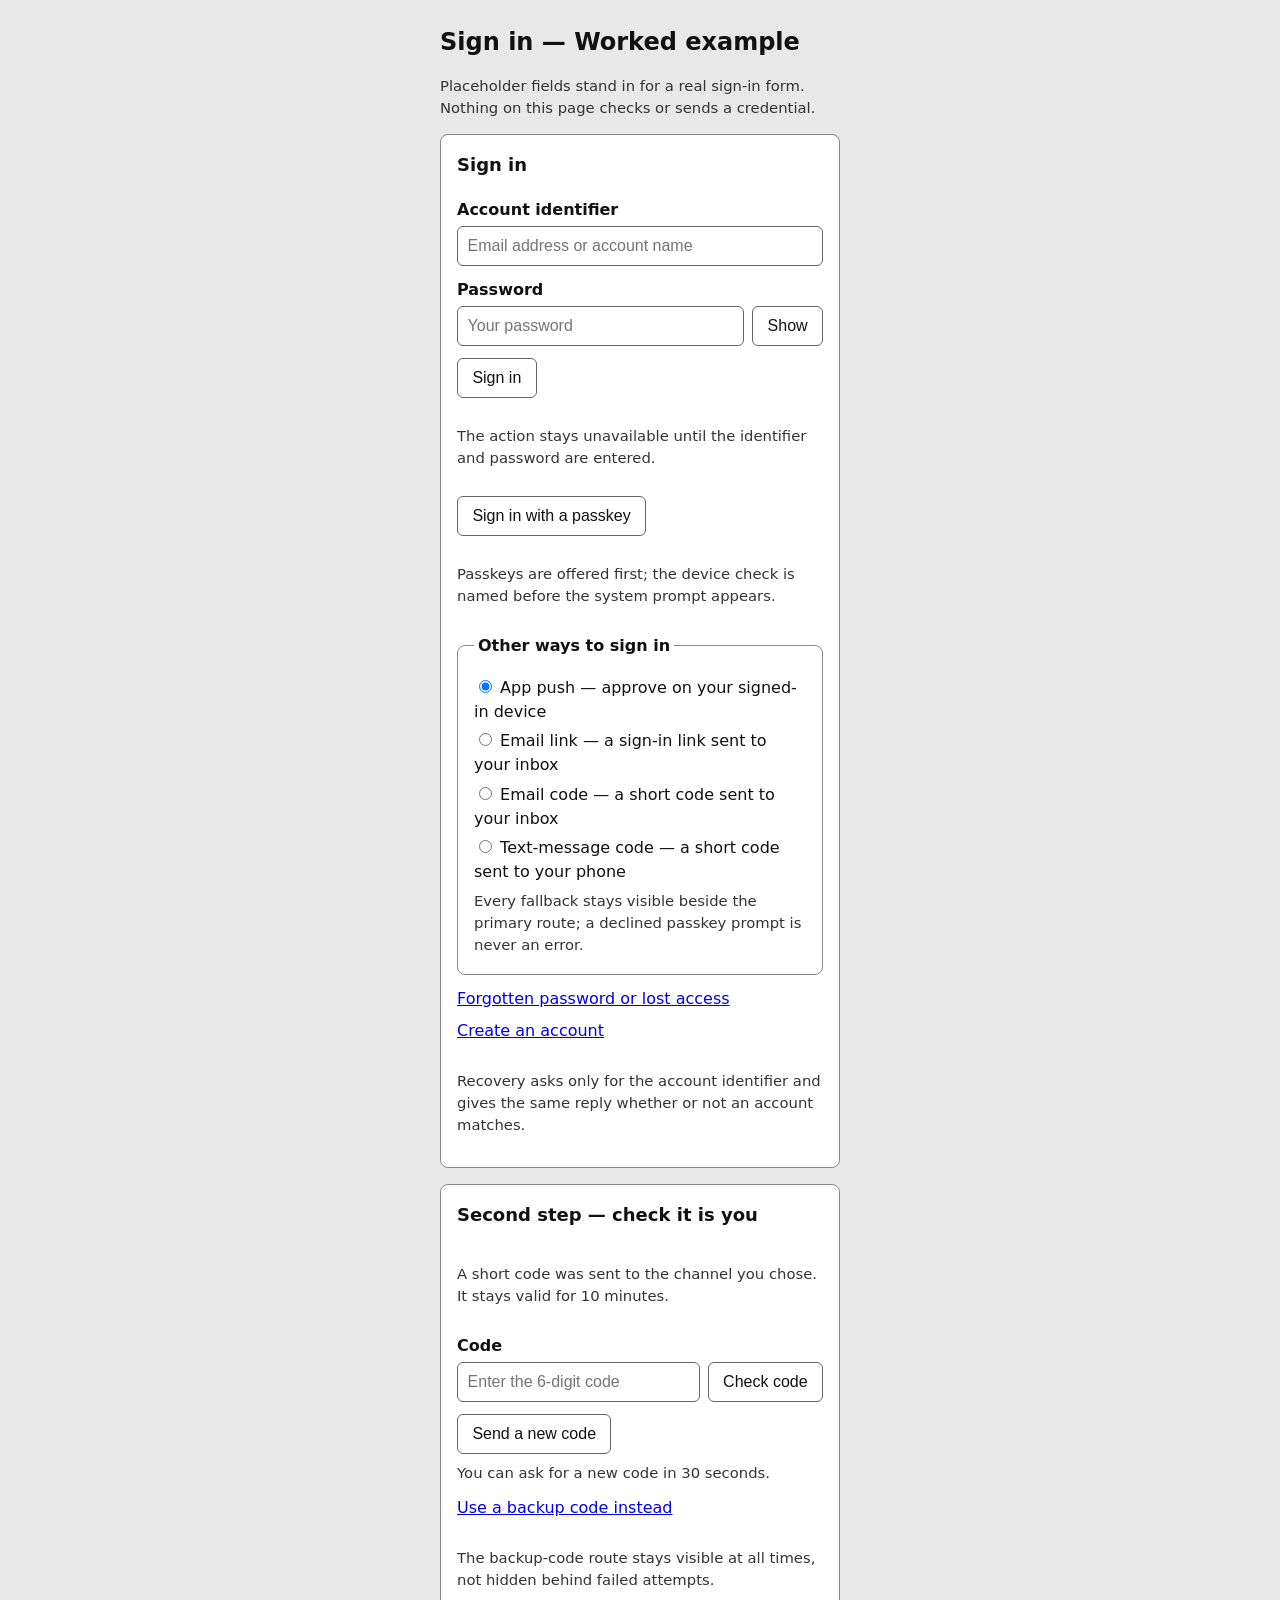
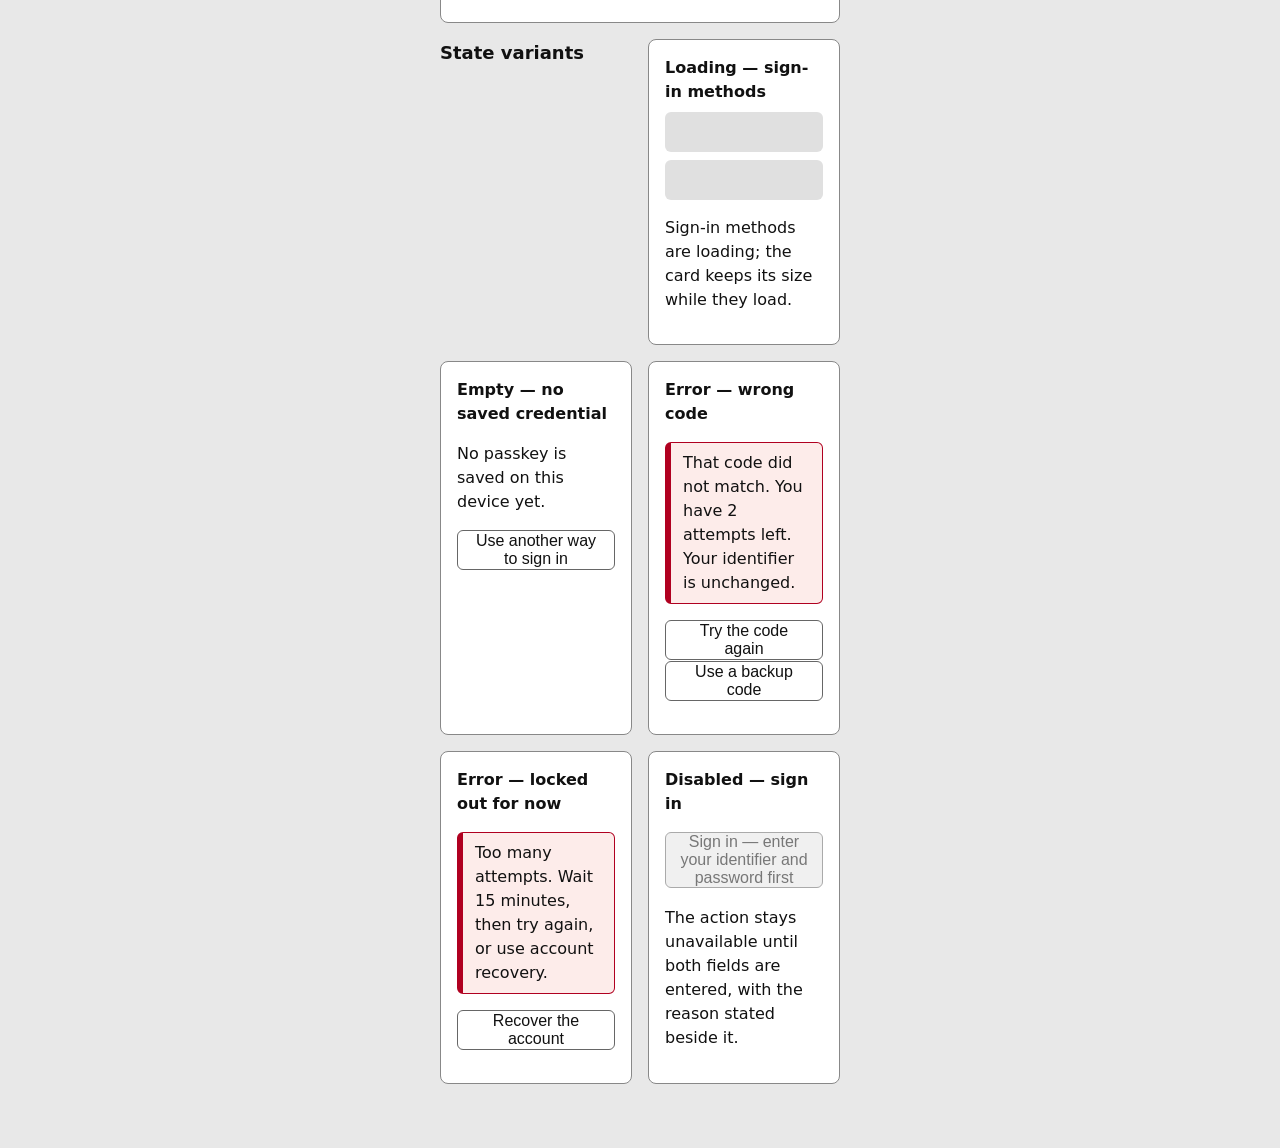
<file: examples/auth/index.html>
<!DOCTYPE html>
<html lang="en">
<head>
<meta charset="utf-8">
<meta name="viewport" content="width=device-width, initial-scale=1">
<title>Authentication Example</title>
<link rel="stylesheet" href="styles.css">
</head>
<body>
<main class="auth-page">
  <h1>Sign in — Worked example</h1>
  <p class="au-note">Placeholder fields stand in for a real sign-in form. Nothing on this page checks or sends a credential.</p>

  <section class="au-card" aria-label="Sign-in form">
    <h2>Sign in</h2>
    <p class="au-row">
      <label>Account identifier
        <input type="text" autocomplete="username" placeholder="Email address or account name">
      </label>
    </p>
    <p class="au-row">
      <label>Password
        <input type="password" autocomplete="current-password" placeholder="Your password">
      </label>
      <button type="button">Show</button>
    </p>
    <p class="au-row">
      <button type="button" class="au-primary">Sign in</button>
    </p>
    <p class="au-note">The action stays unavailable until the identifier and password are entered.</p>
    <p class="au-row">
      <button type="button">Sign in with a passkey</button>
    </p>
    <p class="au-note">Passkeys are offered first; the device check is named before the system prompt appears.</p>

    <fieldset class="au-choice">
      <legend>Other ways to sign in</legend>
      <p>
        <label><input type="radio" name="fallback" checked> App push — approve on your signed-in device</label>
      </p>
      <p>
        <label><input type="radio" name="fallback"> Email link — a sign-in link sent to your inbox</label>
      </p>
      <p>
        <label><input type="radio" name="fallback"> Email code — a short code sent to your inbox</label>
      </p>
      <p>
        <label><input type="radio" name="fallback"> Text-message code — a short code sent to your phone</label>
      </p>
      <p class="au-note">Every fallback stays visible beside the primary route; a declined passkey prompt is never an error.</p>
    </fieldset>

    <p class="au-links">
      <a href="#">Forgotten password or lost access</a>
      <a href="#">Create an account</a>
    </p>
    <p class="au-note">Recovery asks only for the account identifier and gives the same reply whether or not an account matches.</p>
  </section>

  <section class="au-card" aria-label="Second-factor step">
    <h2>Second step — check it is you</h2>
    <p class="au-note">A short code was sent to the channel you chose. It stays valid for 10 minutes.</p>
    <p class="au-row">
      <label>Code
        <input type="text" inputmode="numeric" autocomplete="one-time-code" placeholder="Enter the 6-digit code">
      </label>
      <button type="button">Check code</button>
    </p>
    <p class="au-row">
      <button type="button">Send a new code</button>
      <span class="au-note">You can ask for a new code in 30 seconds.</span>
    </p>
    <p class="au-links">
      <a href="#">Use a backup code instead</a>
    </p>
    <p class="au-note">The backup-code route stays visible at all times, not hidden behind failed attempts.</p>
  </section>

  <section class="au-variants" aria-label="State variants">
    <h2>State variants</h2>
    <div class="au-variant">
      <h3>Loading — sign-in methods</h3>
      <p class="au-skeleton" aria-hidden="true"></p>
      <p class="au-skeleton" aria-hidden="true"></p>
      <p>Sign-in methods are loading; the card keeps its size while they load.</p>
    </div>
    <div class="au-variant">
      <h3>Empty — no saved credential</h3>
      <p>No passkey is saved on this device yet.</p>
      <p><button type="button">Use another way to sign in</button></p>
    </div>
    <div class="au-variant">
      <h3>Error — wrong code</h3>
      <p class="au-error">That code did not match. You have 2 attempts left. Your identifier is unchanged.</p>
      <p><button type="button">Try the code again</button> <button type="button">Use a backup code</button></p>
    </div>
    <div class="au-variant">
      <h3>Error — locked out for now</h3>
      <p class="au-error">Too many attempts. Wait 15 minutes, then try again, or use account recovery.</p>
      <p><button type="button">Recover the account</button></p>
    </div>
    <div class="au-variant">
      <h3>Disabled — sign in</h3>
      <p><button type="button" disabled>Sign in — enter your identifier and password first</button></p>
      <p>The action stays unavailable until both fields are entered, with the reason stated beside it.</p>
    </div>
  </section>
</main>
</body>
</html>
</file>
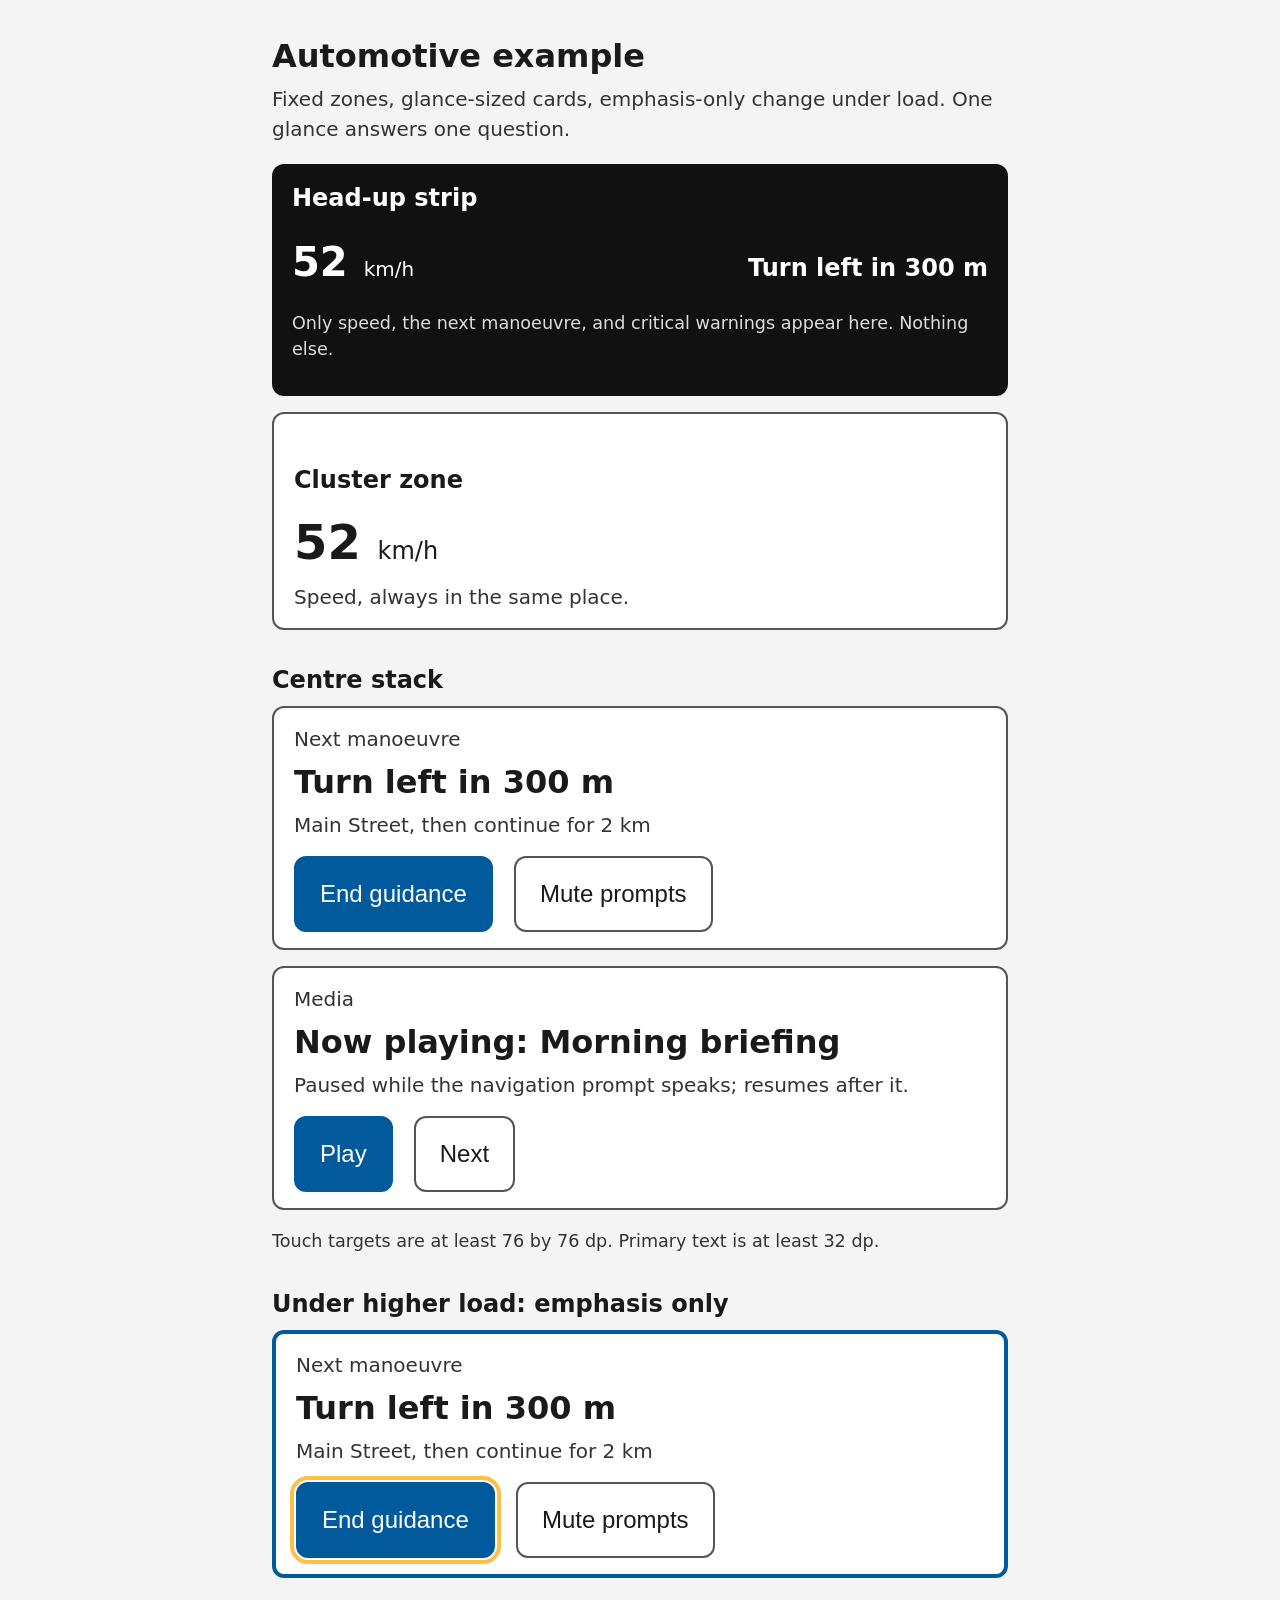
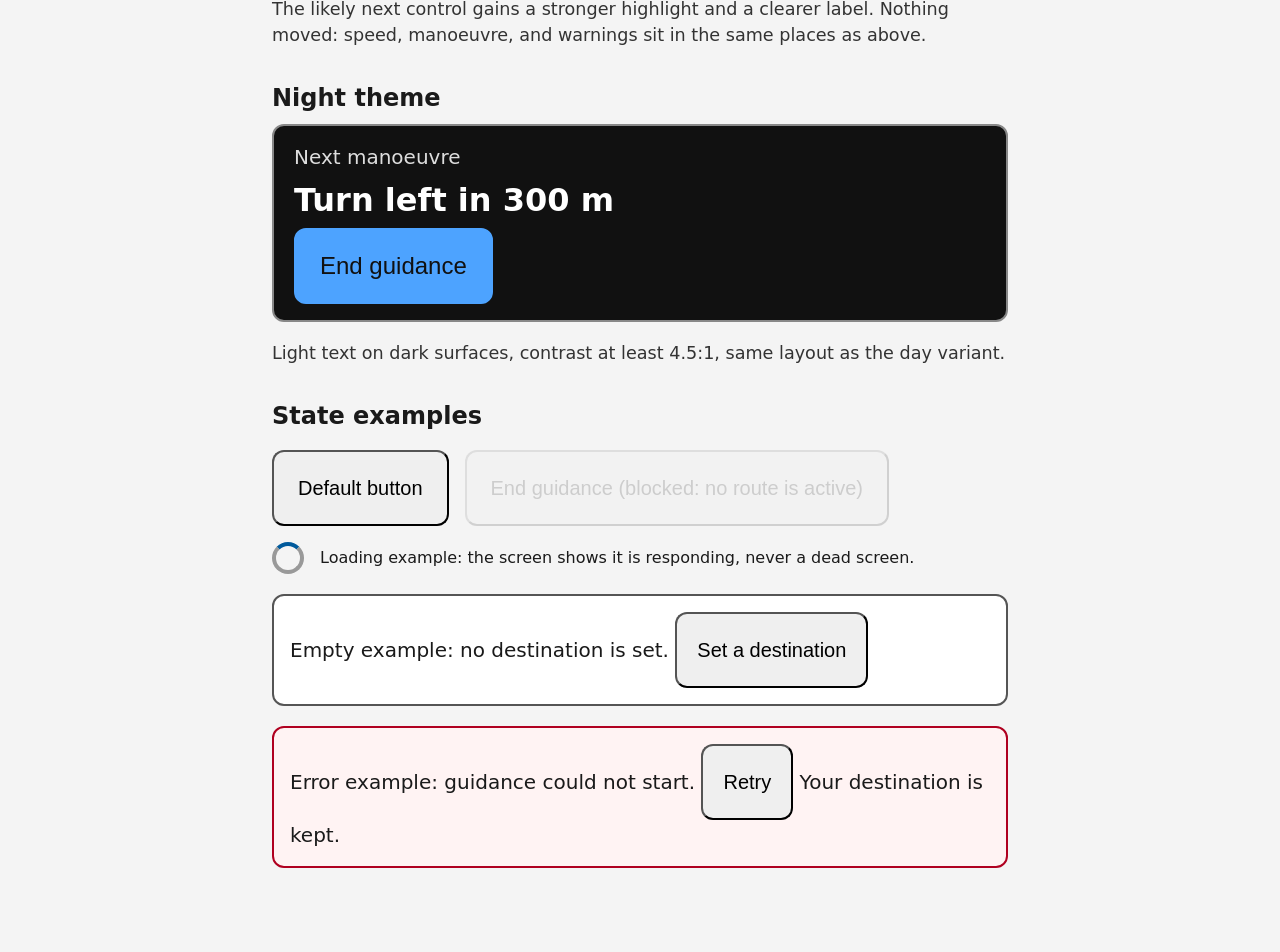
<file: examples/automotive/index.html>
<!DOCTYPE html>
<html lang="en">
<head>
<meta charset="utf-8">
<meta name="viewport" content="width=device-width, initial-scale=1">
<title>Automotive Example</title>
<link rel="stylesheet" href="styles.css">
</head>
<body>
<main class="auto-page">
  <h1>Automotive example</h1>
  <p class="ap-intro">Fixed zones, glance-sized cards, emphasis-only change under load. One glance answers one question.</p>

  <section class="ap-hud" aria-label="Head-up strip">
    <h2>Head-up strip</h2>
    <p class="ap-hud-row"><span class="ap-hud-speed">52</span><span class="ap-hud-unit">km/h</span><span class="ap-hud-next">Turn left in 300 m</span></p>
    <p class="ap-note">Only speed, the next manoeuvre, and critical warnings appear here. Nothing else.</p>
  </section>

  <section class="ap-cluster" aria-label="Cluster zone">
    <h2>Cluster zone</h2>
    <p class="ap-speed">52 <span>km/h</span></p>
    <p class="ap-speed-label">Speed, always in the same place.</p>
  </section>

  <section class="ap-stack" aria-label="Centre stack">
    <h2>Centre stack</h2>
    <div class="ap-card">
      <p class="ap-card-label">Next manoeuvre</p>
      <p class="ap-card-main">Turn left in 300 m</p>
      <p class="ap-card-sub">Main Street, then continue for 2 km</p>
      <button type="button" class="ap-primary">End guidance</button>
      <button type="button" class="ap-secondary">Mute prompts</button>
    </div>
    <div class="ap-card">
      <p class="ap-card-label">Media</p>
      <p class="ap-card-main">Now playing: Morning briefing</p>
      <p class="ap-card-sub">Paused while the navigation prompt speaks; resumes after it.</p>
      <button type="button" class="ap-primary">Play</button>
      <button type="button" class="ap-secondary">Next</button>
    </div>
    <p class="ap-note">Touch targets are at least 76 by 76 dp. Primary text is at least 32 dp.</p>
  </section>

  <section class="ap-load" aria-label="Driver-state variant under load">
    <h2>Under higher load: emphasis only</h2>
    <div class="ap-card ap-emphasis">
      <p class="ap-card-label">Next manoeuvre</p>
      <p class="ap-card-main">Turn left in 300 m</p>
      <p class="ap-card-sub">Main Street, then continue for 2 km</p>
      <button type="button" class="ap-primary ap-strong">End guidance</button>
      <button type="button" class="ap-secondary">Mute prompts</button>
    </div>
    <p class="ap-note">The likely next control gains a stronger highlight and a clearer label. Nothing moved: speed, manoeuvre, and warnings sit in the same places as above.</p>
  </section>

  <section class="ap-night" aria-label="Night theme variant">
    <h2>Night theme</h2>
    <div class="ap-card ap-night-card">
      <p class="ap-card-label">Next manoeuvre</p>
      <p class="ap-card-main">Turn left in 300 m</p>
      <button type="button" class="ap-primary">End guidance</button>
    </div>
    <p class="ap-note">Light text on dark surfaces, contrast at least 4.5:1, same layout as the day variant.</p>
  </section>

  <section class="ap-demo" aria-label="State demonstrations">
    <h2>State examples</h2>
    <p class="ap-demo-row">
      <button type="button">Default button</button>
      <button type="button" disabled>End guidance (blocked: no route is active)</button>
    </p>
    <p class="ap-demo-row">
      <span class="ap-loading" aria-label="Loading example"></span>
      <span>Loading example: the screen shows it is responding, never a dead screen.</span>
    </p>
    <p class="ap-empty">Empty example: no destination is set. <button type="button">Set a destination</button></p>
    <p class="ap-failure">Error example: guidance could not start. <button type="button">Retry</button> Your destination is kept.</p>
  </section>
</main>
</body>
</html>
</file>
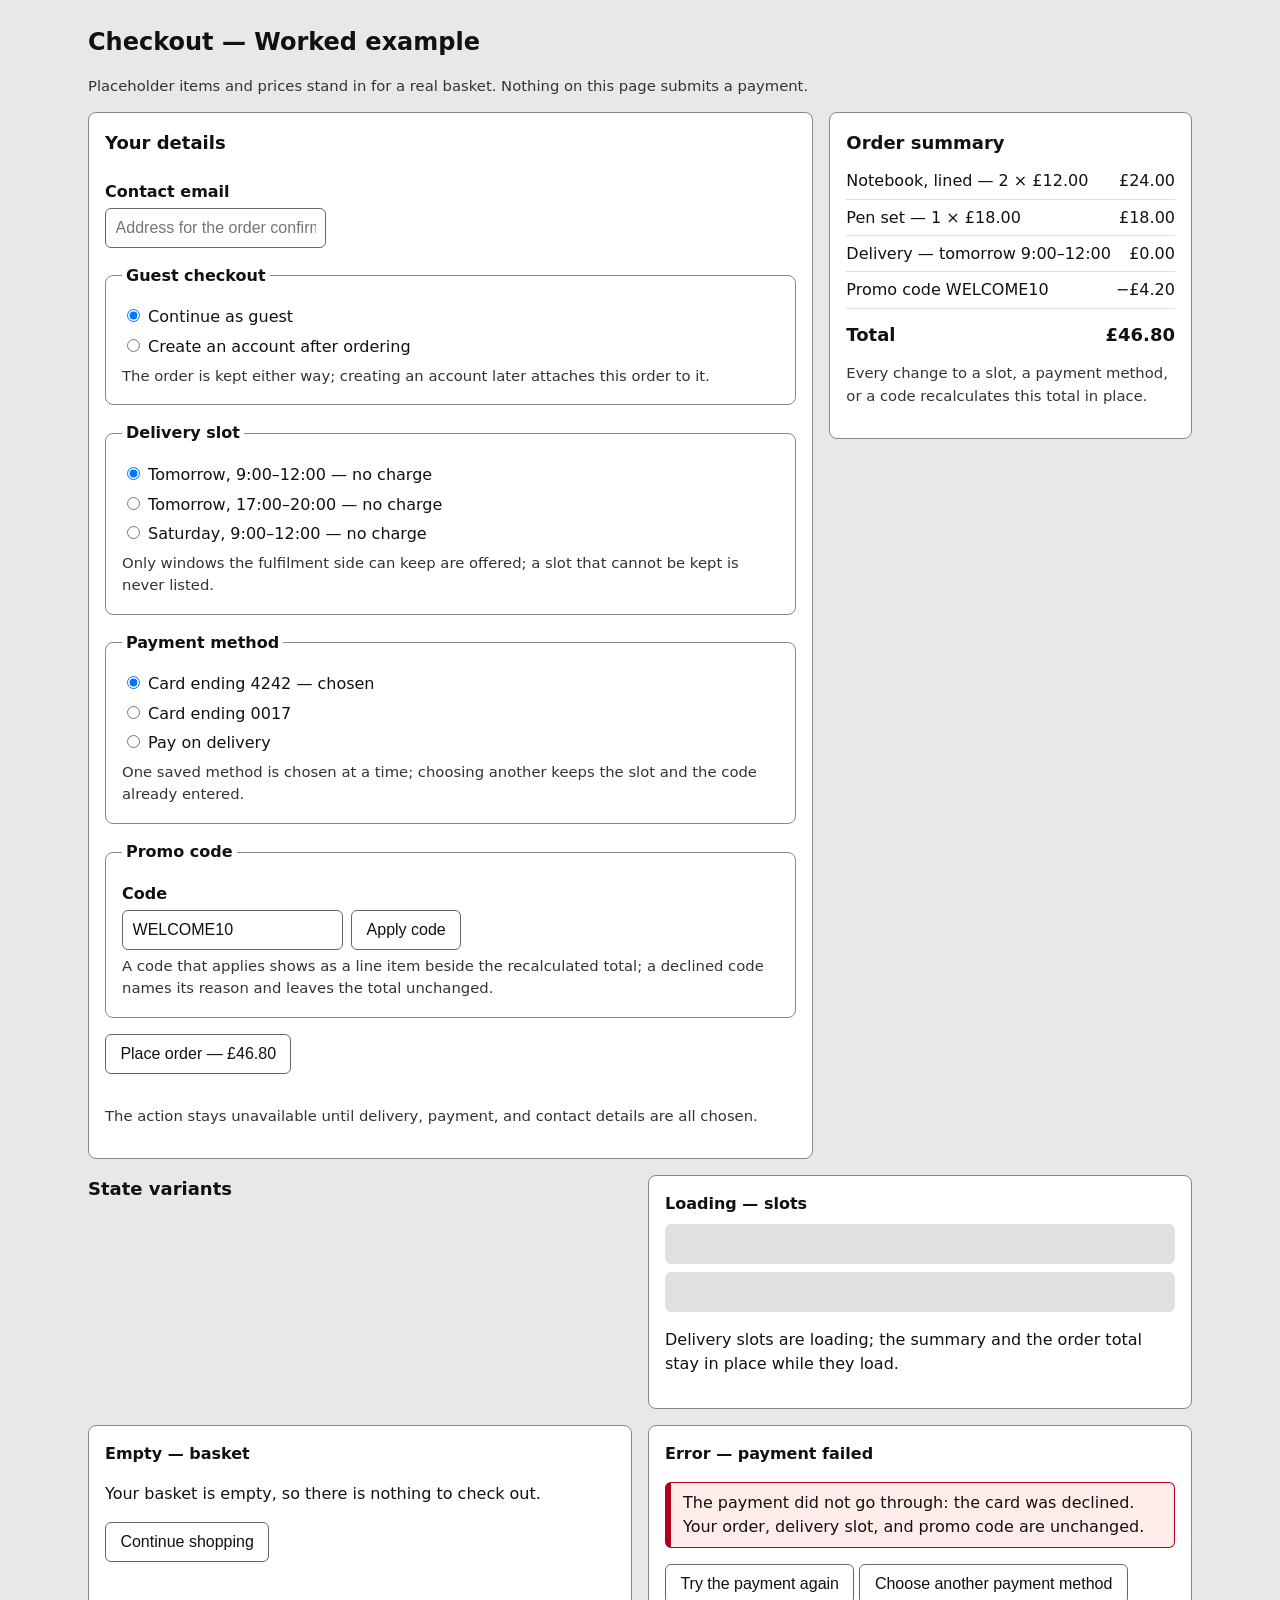
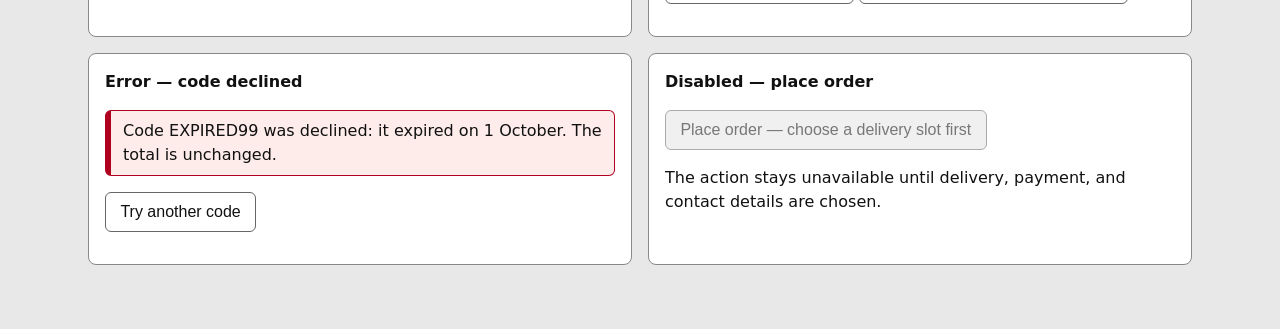
<file: examples/checkout/index.html>
<!DOCTYPE html>
<html lang="en">
<head>
<meta charset="utf-8">
<meta name="viewport" content="width=device-width, initial-scale=1">
<title>Checkout Example</title>
<link rel="stylesheet" href="styles.css">
</head>
<body>
<main class="checkout-page">
  <h1>Checkout — Worked example</h1>
  <p class="co-note">Placeholder items and prices stand in for a real basket. Nothing on this page submits a payment.</p>

  <div class="co-layout">
    <section class="co-form" aria-label="Checkout form">
      <h2>Your details</h2>
      <p class="co-row">
        <label>Contact email
          <input type="email" placeholder="Address for the order confirmation">
        </label>
      </p>
      <fieldset class="co-choice">
        <legend>Guest checkout</legend>
        <p>
          <label><input type="radio" name="account" checked> Continue as guest</label>
        </p>
        <p>
          <label><input type="radio" name="account"> Create an account after ordering</label>
        </p>
        <p class="co-note">The order is kept either way; creating an account later attaches this order to it.</p>
      </fieldset>

      <fieldset class="co-choice">
        <legend>Delivery slot</legend>
        <p>
          <label><input type="radio" name="slot" checked> Tomorrow, 9:00–12:00 — no charge</label>
        </p>
        <p>
          <label><input type="radio" name="slot"> Tomorrow, 17:00–20:00 — no charge</label>
        </p>
        <p>
          <label><input type="radio" name="slot"> Saturday, 9:00–12:00 — no charge</label>
        </p>
        <p class="co-note">Only windows the fulfilment side can keep are offered; a slot that cannot be kept is never listed.</p>
      </fieldset>

      <fieldset class="co-choice">
        <legend>Payment method</legend>
        <p>
          <label><input type="radio" name="pay" checked> Card ending 4242 — chosen</label>
        </p>
        <p>
          <label><input type="radio" name="pay"> Card ending 0017</label>
        </p>
        <p>
          <label><input type="radio" name="pay"> Pay on delivery</label>
        </p>
        <p class="co-note">One saved method is chosen at a time; choosing another keeps the slot and the code already entered.</p>
      </fieldset>

      <fieldset class="co-choice">
        <legend>Promo code</legend>
        <p class="co-row">
          <label>Code
            <input type="text" value="WELCOME10">
          </label>
          <button type="button">Apply code</button>
        </p>
        <p class="co-note">A code that applies shows as a line item beside the recalculated total; a declined code names its reason and leaves the total unchanged.</p>
      </fieldset>

      <p class="co-row">
        <button type="button" class="co-primary">Place order — £46.80</button>
      </p>
      <p class="co-note">The action stays unavailable until delivery, payment, and contact details are all chosen.</p>
    </section>

    <section class="co-summary" aria-label="Order summary">
      <h2>Order summary</h2>
      <ul>
        <li>Notebook, lined — 2 × £12.00 <span>£24.00</span></li>
        <li>Pen set — 1 × £18.00 <span>£18.00</span></li>
        <li>Delivery — tomorrow 9:00–12:00 <span>£0.00</span></li>
        <li>Promo code WELCOME10 <span>−£4.20</span></li>
      </ul>
      <p class="co-total">Total <span>£46.80</span></p>
      <p class="co-note">Every change to a slot, a payment method, or a code recalculates this total in place.</p>
    </section>
  </div>

  <section class="co-variants" aria-label="State variants">
    <h2>State variants</h2>
    <div class="co-variant">
      <h3>Loading — slots</h3>
      <p class="co-skeleton" aria-hidden="true"></p>
      <p class="co-skeleton" aria-hidden="true"></p>
      <p>Delivery slots are loading; the summary and the order total stay in place while they load.</p>
    </div>
    <div class="co-variant">
      <h3>Empty — basket</h3>
      <p>Your basket is empty, so there is nothing to check out.</p>
      <p><button type="button">Continue shopping</button></p>
    </div>
    <div class="co-variant">
      <h3>Error — payment failed</h3>
      <p class="co-error">The payment did not go through: the card was declined. Your order, delivery slot, and promo code are unchanged.</p>
      <p><button type="button">Try the payment again</button> <button type="button">Choose another payment method</button></p>
    </div>
    <div class="co-variant">
      <h3>Error — code declined</h3>
      <p class="co-error">Code EXPIRED99 was declined: it expired on 1 October. The total is unchanged.</p>
      <p><button type="button">Try another code</button></p>
    </div>
    <div class="co-variant">
      <h3>Disabled — place order</h3>
      <p><button type="button" disabled>Place order — choose a delivery slot first</button></p>
      <p>The action stays unavailable until delivery, payment, and contact details are chosen.</p>
    </div>
  </section>
</main>
</body>
</html>
</file>
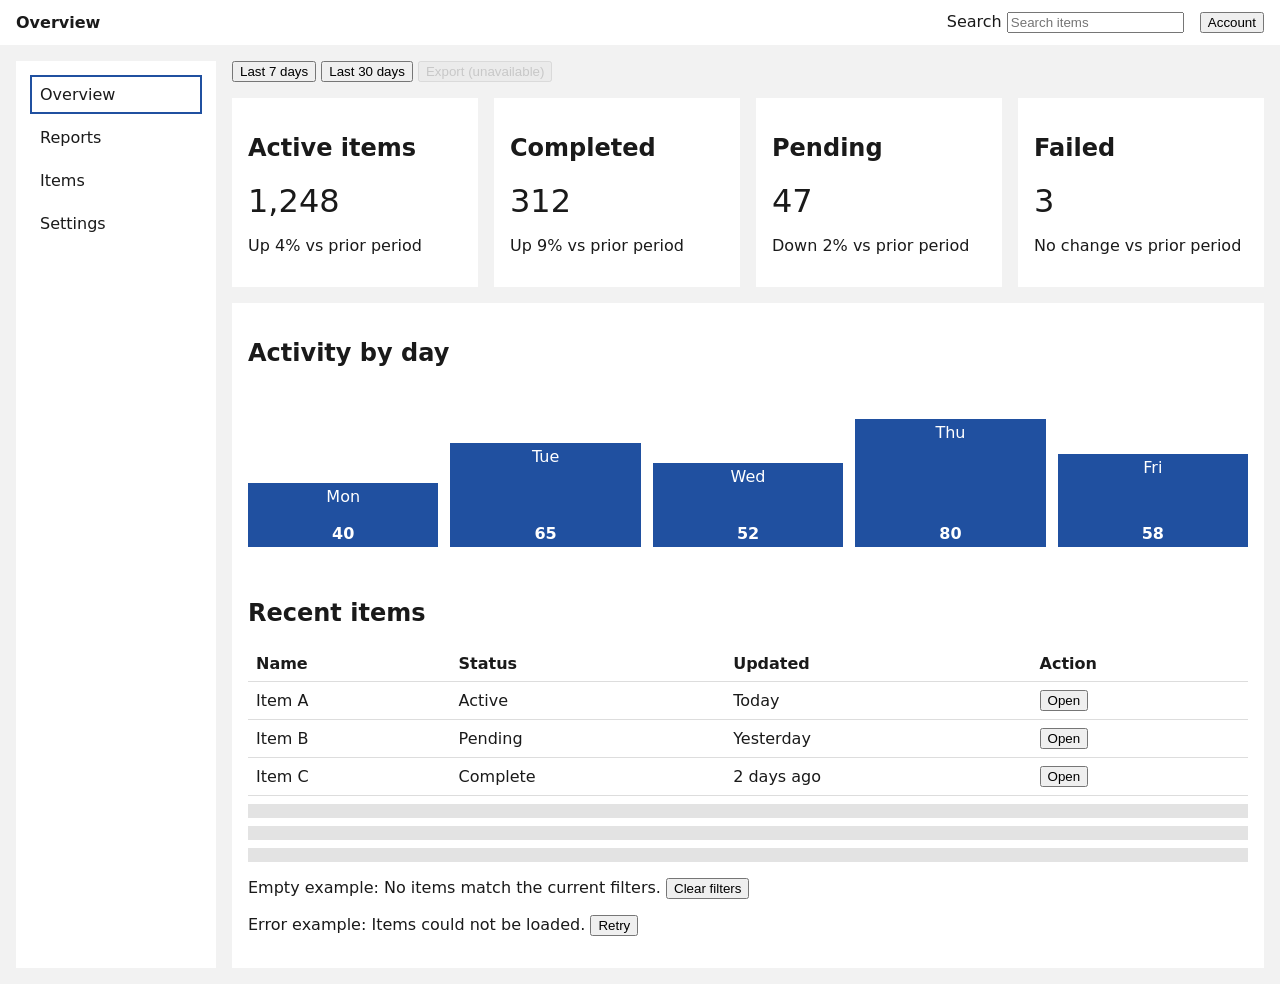
<file: examples/dashboard/index.html>
<!DOCTYPE html>
<html lang="en">
<head>
<meta charset="utf-8">
<meta name="viewport" content="width=device-width, initial-scale=1">
<title>Dashboard Example</title>
<link rel="stylesheet" href="styles.css">
</head>
<body>
<header class="topbar">
  <span class="brand">Overview</span>
  <label class="search">Search <input type="search" name="q" placeholder="Search items"></label>
  <button type="button">Account</button>
</header>
<div class="shell">
  <nav class="sidenav" aria-label="Sections">
    <a href="#" aria-current="page">Overview</a>
    <a href="#">Reports</a>
    <a href="#">Items</a>
    <a href="#">Settings</a>
  </nav>
  <main class="content">
    <div class="filters" role="group" aria-label="Filters">
      <button type="button" aria-pressed="true">Last 7 days</button>
      <button type="button" aria-pressed="false">Last 30 days</button>
      <button type="button" disabled>Export (unavailable)</button>
    </div>
    <section class="cards" aria-label="Summary">
      <article class="card"><h2>Active items</h2><p class="value">1,248</p><p>Up 4% vs prior period</p></article>
      <article class="card"><h2>Completed</h2><p class="value">312</p><p>Up 9% vs prior period</p></article>
      <article class="card"><h2>Pending</h2><p class="value">47</p><p>Down 2% vs prior period</p></article>
      <article class="card"><h2>Failed</h2><p class="value">3</p><p>No change vs prior period</p></article>
    </section>
    <section class="panel" aria-label="Activity chart">
      <h2>Activity by day</h2>
      <div class="bars">
        <div class="bar" style="--h:40%"><span>Mon</span><strong>40</strong></div>
        <div class="bar" style="--h:65%"><span>Tue</span><strong>65</strong></div>
        <div class="bar" style="--h:52%"><span>Wed</span><strong>52</strong></div>
        <div class="bar" style="--h:80%"><span>Thu</span><strong>80</strong></div>
        <div class="bar" style="--h:58%"><span>Fri</span><strong>58</strong></div>
      </div>
    </section>
    <section class="panel" aria-label="Recent items">
      <h2>Recent items</h2>
      <table>
        <thead><tr><th>Name</th><th>Status</th><th>Updated</th><th>Action</th></tr></thead>
        <tbody>
          <tr><td>Item A</td><td>Active</td><td>Today</td><td><button type="button">Open</button></td></tr>
          <tr><td>Item B</td><td>Pending</td><td>Yesterday</td><td><button type="button">Open</button></td></tr>
          <tr><td>Item C</td><td>Complete</td><td>2 days ago</td><td><button type="button">Open</button></td></tr>
        </tbody>
      </table>
      <div class="skeleton" aria-label="Loading example"><span></span><span></span><span></span></div>
      <p class="empty-note">Empty example: No items match the current filters. <button type="button">Clear filters</button></p>
      <p class="error-note" role="alert">Error example: Items could not be loaded. <button type="button">Retry</button></p>
    </section>
  </main>
</div>
</body>
</html>
</file>
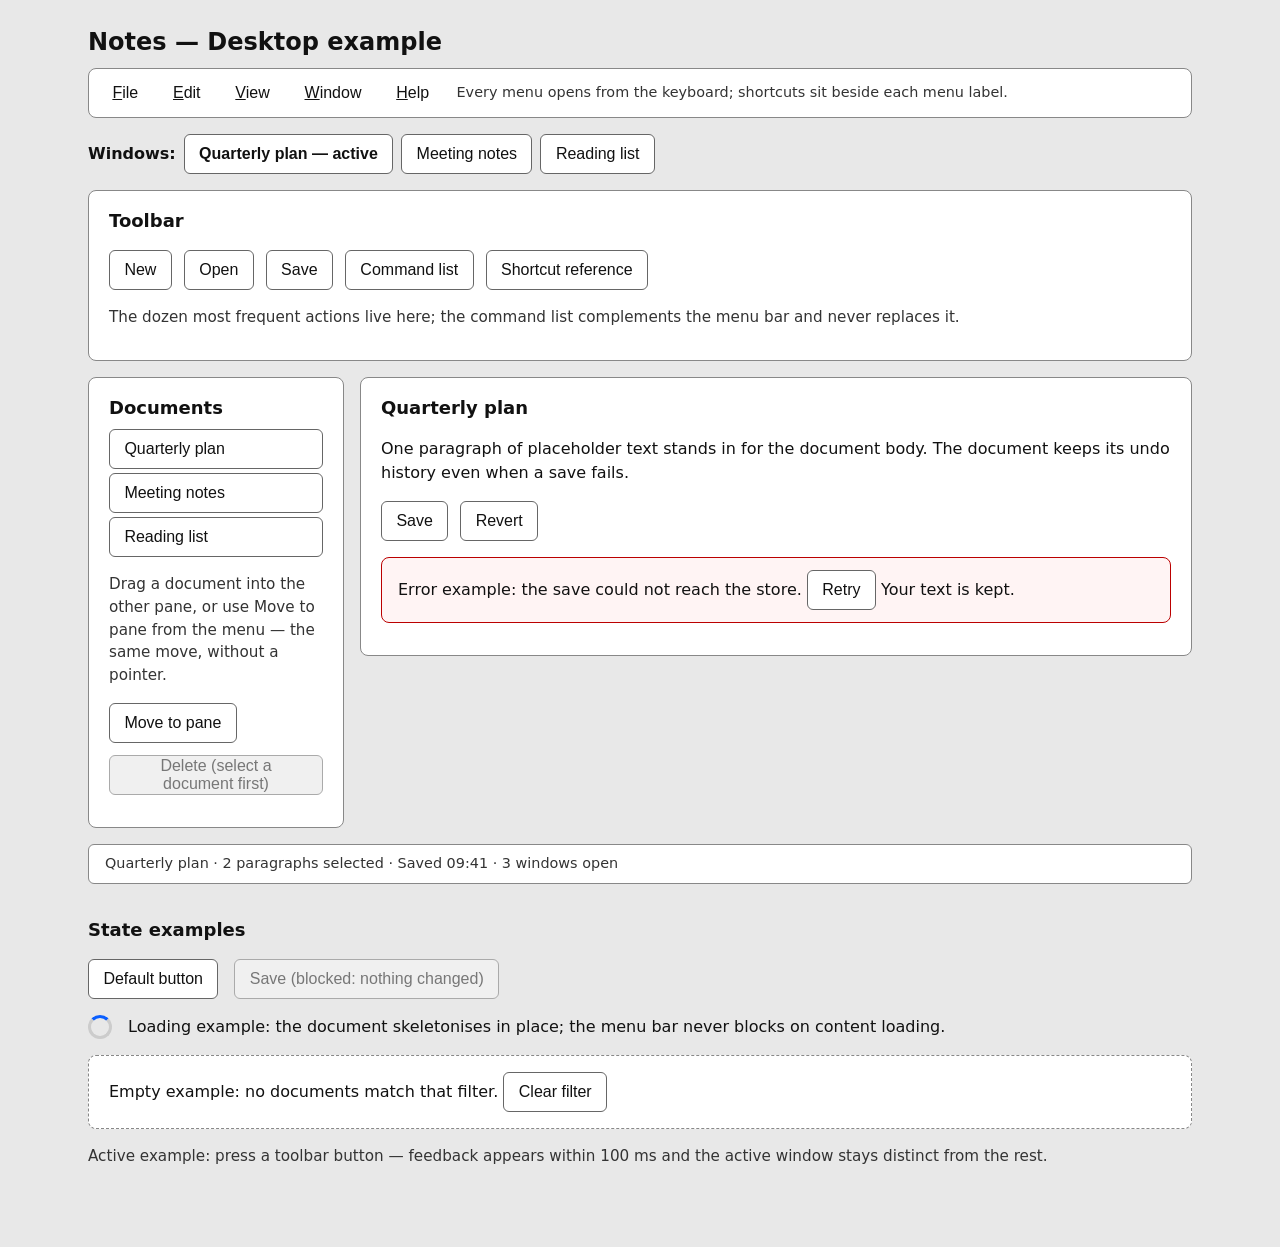
<file: examples/desktop/index.html>
<!DOCTYPE html>
<html lang="en">
<head>
<meta charset="utf-8">
<meta name="viewport" content="width=device-width, initial-scale=1">
<title>Desktop Example</title>
<link rel="stylesheet" href="styles.css">
</head>
<body>
<main class="desktop-page">
  <h1>Notes — Desktop example</h1>

  <nav class="dp-menubar" aria-label="Menu bar">
    <button type="button"><u>F</u>ile</button>
    <button type="button"><u>E</u>dit</button>
    <button type="button"><u>V</u>iew</button>
    <button type="button"><u>W</u>indow</button>
    <button type="button"><u>H</u>elp</button>
    <span class="dp-menubar-note">Every menu opens from the keyboard; shortcuts sit beside each menu label.</span>
  </nav>

  <p class="dp-windows" aria-label="Open windows">
    <strong>Windows:</strong>
    <button type="button" class="dp-active-window">Quarterly plan — active</button>
    <button type="button">Meeting notes</button>
    <button type="button">Reading list</button>
  </p>

  <section class="dp-toolbar" aria-label="Toolbar">
    <h2>Toolbar</h2>
    <p class="dp-row">
      <button type="button">New</button>
      <button type="button">Open</button>
      <button type="button">Save</button>
      <button type="button">Command list</button>
      <button type="button">Shortcut reference</button>
    </p>
    <p class="dp-note">The dozen most frequent actions live here; the command list complements the menu bar and never replaces it.</p>
  </section>

  <div class="dp-panes">
    <section class="dp-pane" aria-label="Document list">
      <h2>Documents</h2>
      <ul>
        <li><button type="button">Quarterly plan</button></li>
        <li><button type="button">Meeting notes</button></li>
        <li><button type="button">Reading list</button></li>
      </ul>
      <p class="dp-note">Drag a document into the other pane, or use Move to pane from the menu — the same move, without a pointer.</p>
      <p class="dp-row">
        <button type="button">Move to pane</button>
        <button type="button" disabled>Delete (select a document first)</button>
      </p>
    </section>

    <section class="dp-pane dp-document" aria-label="Open document">
      <h2>Quarterly plan</h2>
      <p>One paragraph of placeholder text stands in for the document body. The document keeps its undo history even when a save fails.</p>
      <p class="dp-row">
        <button type="button" class="dp-primary">Save</button>
        <button type="button">Revert</button>
      </p>
      <p class="dp-failure">Error example: the save could not reach the store. <button type="button">Retry</button> Your text is kept.</p>
    </section>
  </div>

  <p class="dp-status" aria-label="Status bar">Quarterly plan · 2 paragraphs selected · Saved 09:41 · 3 windows open</p>

  <section class="dp-demo" aria-label="State demonstrations">
    <h2>State examples</h2>
    <p class="dp-demo-row">
      <button type="button">Default button</button>
      <button type="button" disabled>Save (blocked: nothing changed)</button>
    </p>
    <p class="dp-demo-row">
      <span class="dp-loading" aria-label="Loading example"></span>
      <span>Loading example: the document skeletonises in place; the menu bar never blocks on content loading.</span>
    </p>
    <p class="dp-empty">Empty example: no documents match that filter. <button type="button">Clear filter</button></p>
    <p class="dp-note">Active example: press a toolbar button — feedback appears within 100 ms and the active window stays distinct from the rest.</p>
  </section>
</main>
</body>
</html>
</file>
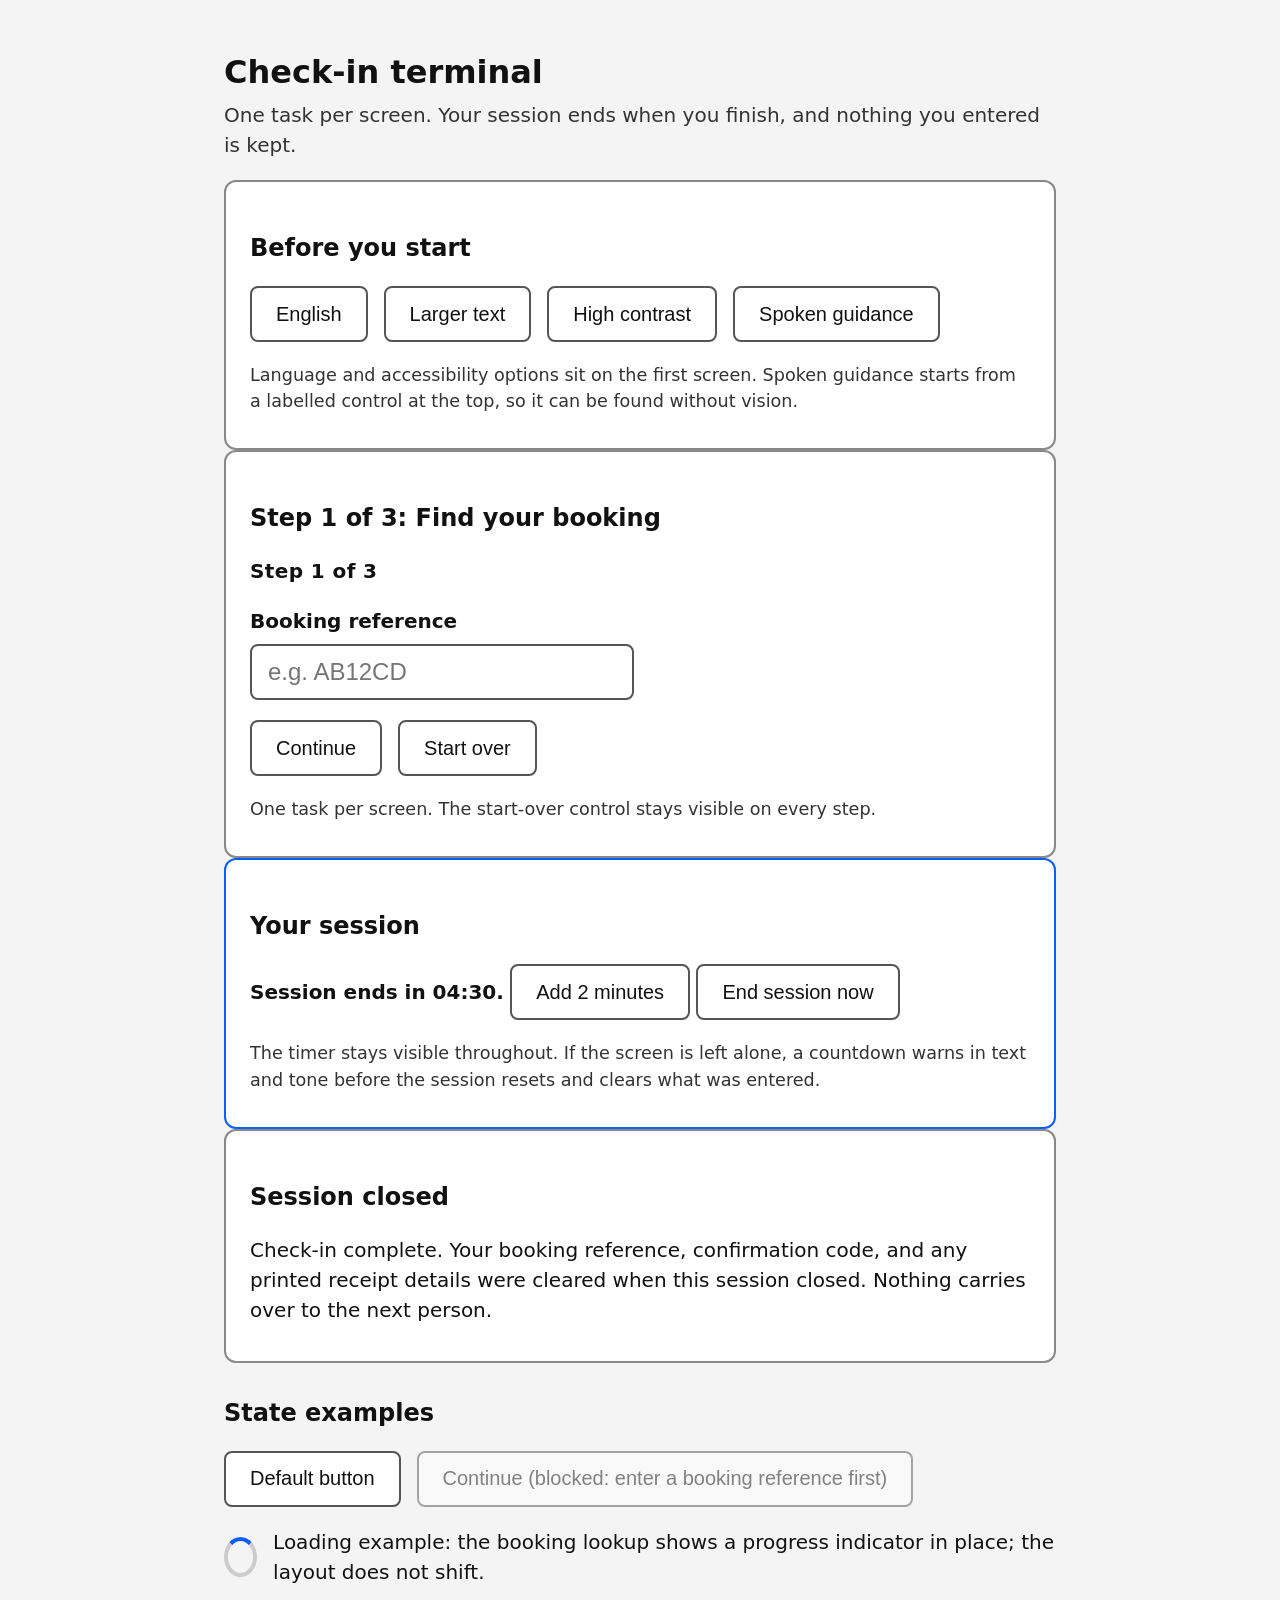
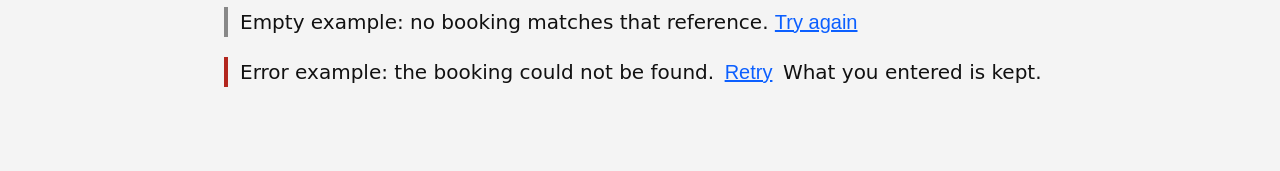
<file: examples/kiosk/index.html>
<!DOCTYPE html>
<html lang="en">
<head>
<meta charset="utf-8">
<meta name="viewport" content="width=device-width, initial-scale=1">
<title>Kiosk Example</title>
<link rel="stylesheet" href="styles.css">
</head>
<body>
<main class="kiosk-page">
  <h1>Check-in terminal</h1>
  <p class="kp-intro">One task per screen. Your session ends when you finish, and nothing you entered is kept.</p>

  <section class="kp-first" aria-label="First screen options">
    <h2>Before you start</h2>
    <p class="kp-row">
      <button type="button">English</button>
      <button type="button">Larger text</button>
      <button type="button">High contrast</button>
      <button type="button">Spoken guidance</button>
    </p>
    <p class="kp-note">Language and accessibility options sit on the first screen. Spoken guidance starts from a labelled control at the top, so it can be found without vision.</p>
  </section>

  <section class="kp-step" aria-label="Check-in step">
    <h2>Step 1 of 3: Find your booking</h2>
    <p class="kp-steps" aria-label="Progress">Step 1 of 3</p>
    <label class="kp-field">Booking reference
      <input type="text" inputmode="text" autocomplete="off" placeholder="e.g. AB12CD">
    </label>
    <p class="kp-row">
      <button type="button" class="kp-primary">Continue</button>
      <button type="button">Start over</button>
    </p>
    <p class="kp-note">One task per screen. The start-over control stays visible on every step.</p>
  </section>

  <section class="kp-session" aria-label="Session timer">
    <h2>Your session</h2>
    <p><strong>Session ends in 04:30.</strong> <button type="button">Add 2 minutes</button> <button type="button">End session now</button></p>
    <p class="kp-note">The timer stays visible throughout. If the screen is left alone, a countdown warns in text and tone before the session resets and clears what was entered.</p>
  </section>

  <section class="kp-done" aria-label="End of session">
    <h2>Session closed</h2>
    <p>Check-in complete. Your booking reference, confirmation code, and any printed receipt details were cleared when this session closed. Nothing carries over to the next person.</p>
  </section>

  <section class="kp-demo" aria-label="State demonstrations">
    <h2>State examples</h2>
    <p class="kp-demo-row">
      <button type="button">Default button</button>
      <button type="button" disabled>Continue (blocked: enter a booking reference first)</button>
    </p>
    <p class="kp-demo-row">
      <span class="kp-loading" aria-label="Loading example"></span>
      <span>Loading example: the booking lookup shows a progress indicator in place; the layout does not shift.</span>
    </p>
    <p class="kp-empty">Empty example: no booking matches that reference. <button type="button">Try again</button></p>
    <p class="kp-failure">Error example: the booking could not be found. <button type="button">Retry</button> What you entered is kept.</p>
  </section>
</main>
</body>
</html>
</file>
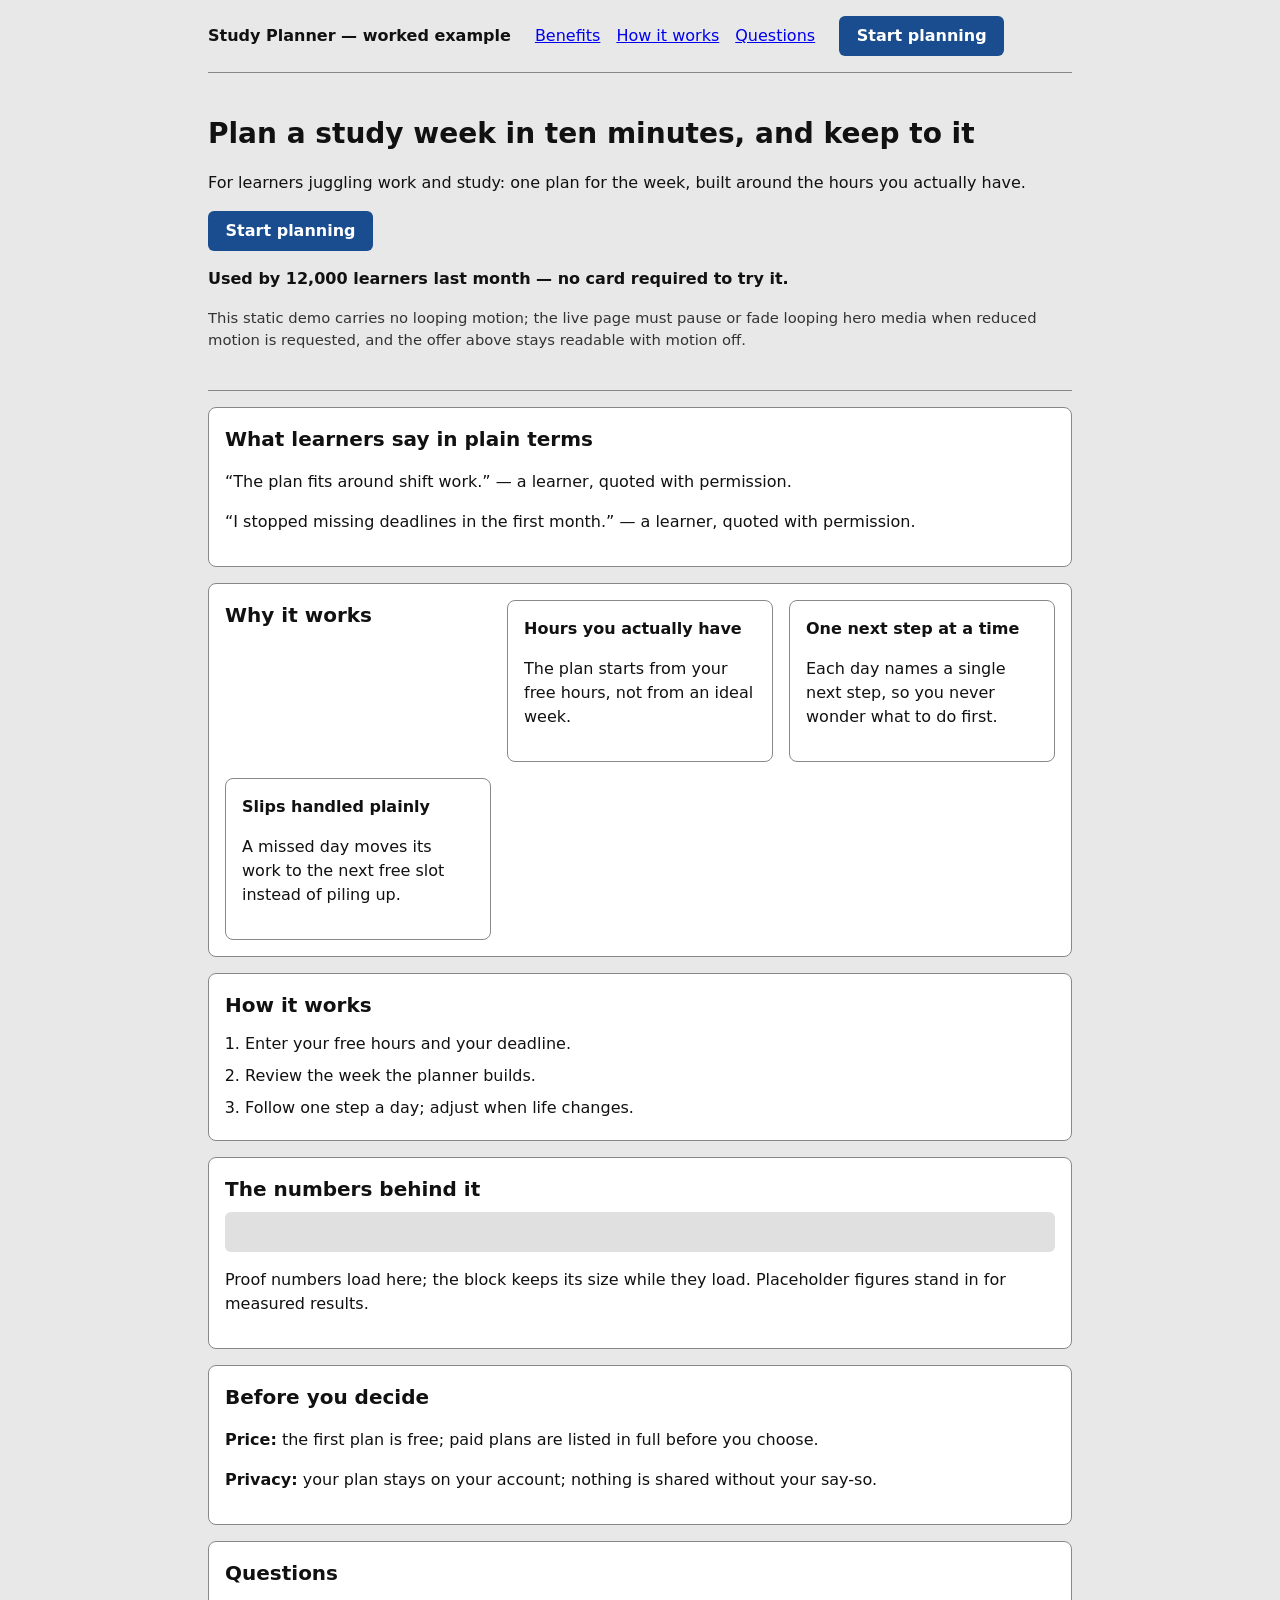
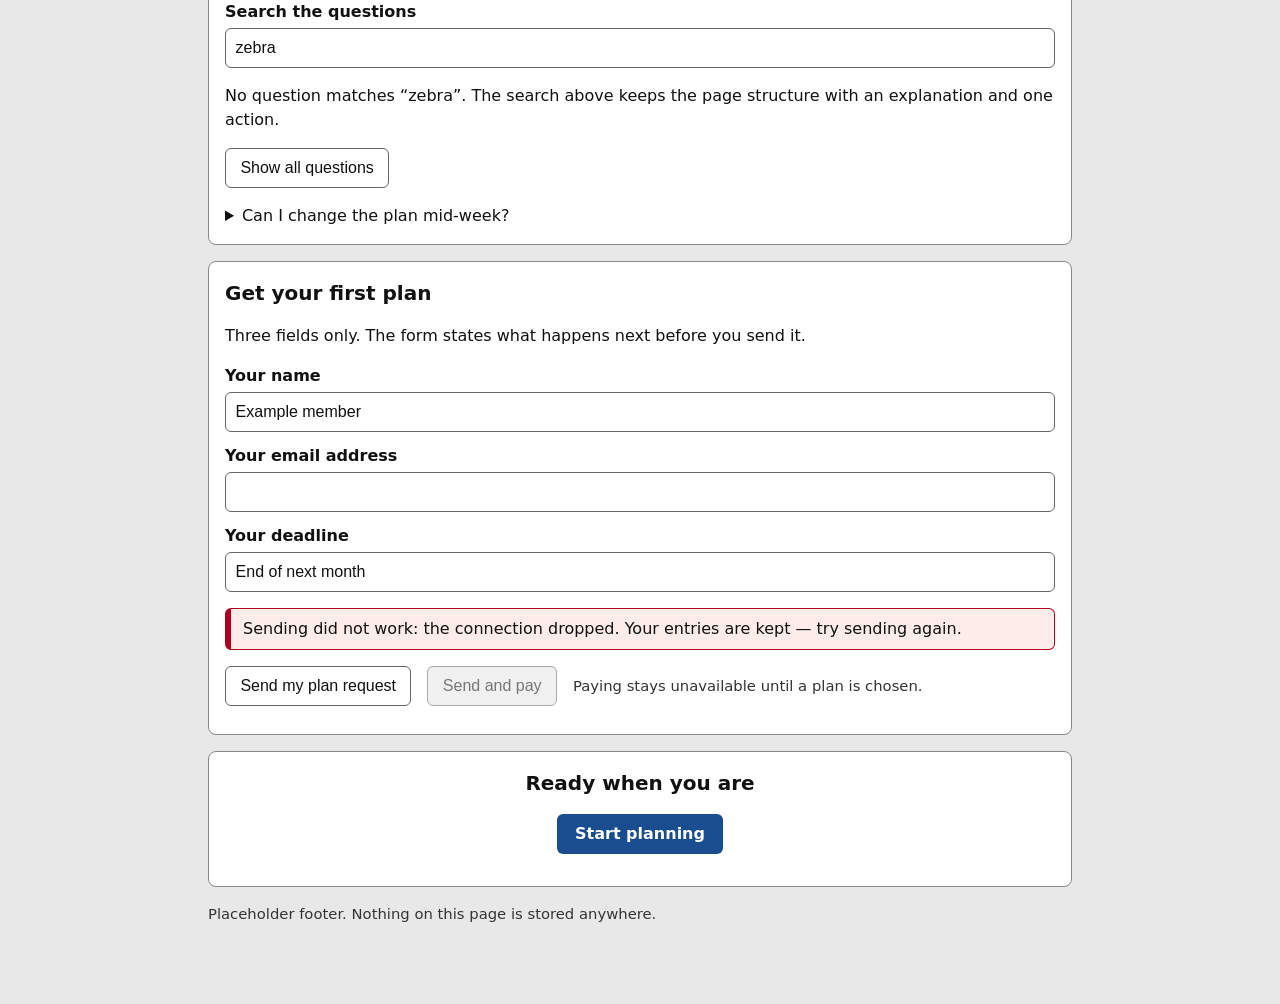
<file: examples/landing/index.html>
<!DOCTYPE html>
<html lang="en">
<head>
<meta charset="utf-8">
<meta name="viewport" content="width=device-width, initial-scale=1">
<title>Landing Example</title>
<link rel="stylesheet" href="styles.css">
</head>
<body>
<main class="landing-page">
  <header class="la-header">
    <p class="la-brand">Study Planner — worked example</p>
    <nav aria-label="Page sections">
      <ul>
        <li><a href="#la-benefits">Benefits</a></li>
        <li><a href="#la-how">How it works</a></li>
        <li><a href="#la-questions">Questions</a></li>
      </ul>
    </nav>
    <p><a class="la-primary" href="#la-form">Start planning</a></p>
  </header>

  <section class="la-hero" aria-label="Introduction">
    <h1>Plan a study week in ten minutes, and keep to it</h1>
    <p>For learners juggling work and study: one plan for the week, built around the hours you actually have.</p>
    <p><a class="la-primary" href="#la-form">Start planning</a></p>
    <p class="la-proof">Used by 12,000 learners last month — no card required to try it.</p>
    <p class="la-motion-note">This static demo carries no looping motion; the live page must pause or fade looping hero media when reduced motion is requested, and the offer above stays readable with motion off.</p>
  </section>

  <div class="la-sticky" role="note">
    <span>Plan a study week in ten minutes</span>
    <a class="la-primary" href="#la-form">Start planning</a>
  </div>

  <section class="la-proof-strip" aria-label="Social proof">
    <h2>What learners say in plain terms</h2>
    <p>“The plan fits around shift work.” — a learner, quoted with permission.</p>
    <p>“I stopped missing deadlines in the first month.” — a learner, quoted with permission.</p>
  </section>

  <section class="la-benefits" id="la-benefits" aria-label="Benefits">
    <h2>Why it works</h2>
    <div class="la-benefit">
      <h3>Hours you actually have</h3>
      <p>The plan starts from your free hours, not from an ideal week.</p>
    </div>
    <div class="la-benefit">
      <h3>One next step at a time</h3>
      <p>Each day names a single next step, so you never wonder what to do first.</p>
    </div>
    <div class="la-benefit">
      <h3>Slips handled plainly</h3>
      <p>A missed day moves its work to the next free slot instead of piling up.</p>
    </div>
  </section>

  <section class="la-how" id="la-how" aria-label="How it works">
    <h2>How it works</h2>
    <ol>
      <li>Enter your free hours and your deadline.</li>
      <li>Review the week the planner builds.</li>
      <li>Follow one step a day; adjust when life changes.</li>
    </ol>
  </section>

  <section class="la-proof-deep" aria-label="Deeper proof">
    <h2>The numbers behind it</h2>
    <p class="la-skeleton" aria-hidden="true"></p>
    <p>Proof numbers load here; the block keeps its size while they load. Placeholder figures stand in for measured results.</p>
  </section>

  <section class="la-objections" aria-label="Objections">
    <h2>Before you decide</h2>
    <p><strong>Price:</strong> the first plan is free; paid plans are listed in full before you choose.</p>
    <p><strong>Privacy:</strong> your plan stays on your account; nothing is shared without your say-so.</p>
  </section>

  <section class="la-questions" id="la-questions" aria-label="Questions">
    <h2>Questions</h2>
    <p class="la-field">
      <label>Search the questions
        <input type="text" value="zebra" aria-describedby="la-search-note">
      </label>
    </p>
    <p id="la-search-note">No question matches “zebra”. The search above keeps the page structure with an explanation and one action.</p>
    <p><button type="button">Show all questions</button></p>
    <details>
      <summary>Can I change the plan mid-week?</summary>
      <p>Yes — change any day and the rest of the week adjusts around it.</p>
    </details>
  </section>

  <section class="la-form-section" id="la-form" aria-label="Lead form">
    <h2>Get your first plan</h2>
    <p>Three fields only. The form states what happens next before you send it.</p>
    <form>
      <p class="la-field">
        <label>Your name
          <input type="text" value="Example member">
        </label>
      </p>
      <p class="la-field">
        <label>Your email address
          <input type="email" value="">
        </label>
      </p>
      <p class="la-field">
        <label>Your deadline
          <input type="text" value="End of next month">
        </label>
      </p>
      <p class="la-error">Sending did not work: the connection dropped. Your entries are kept — try sending again.</p>
      <p class="la-field">
        <button type="submit">Send my plan request</button>
        <button type="button" disabled>Send and pay</button>
        <span class="la-scope">Paying stays unavailable until a plan is chosen.</span>
      </p>
    </form>
  </section>

  <section class="la-closing" aria-label="Closing action">
    <h2>Ready when you are</h2>
    <p><a class="la-primary" href="#la-form">Start planning</a></p>
  </section>

  <footer class="la-footer">
    <p>Placeholder footer. Nothing on this page is stored anywhere.</p>
  </footer>
</main>
</body>
</html>
</file>
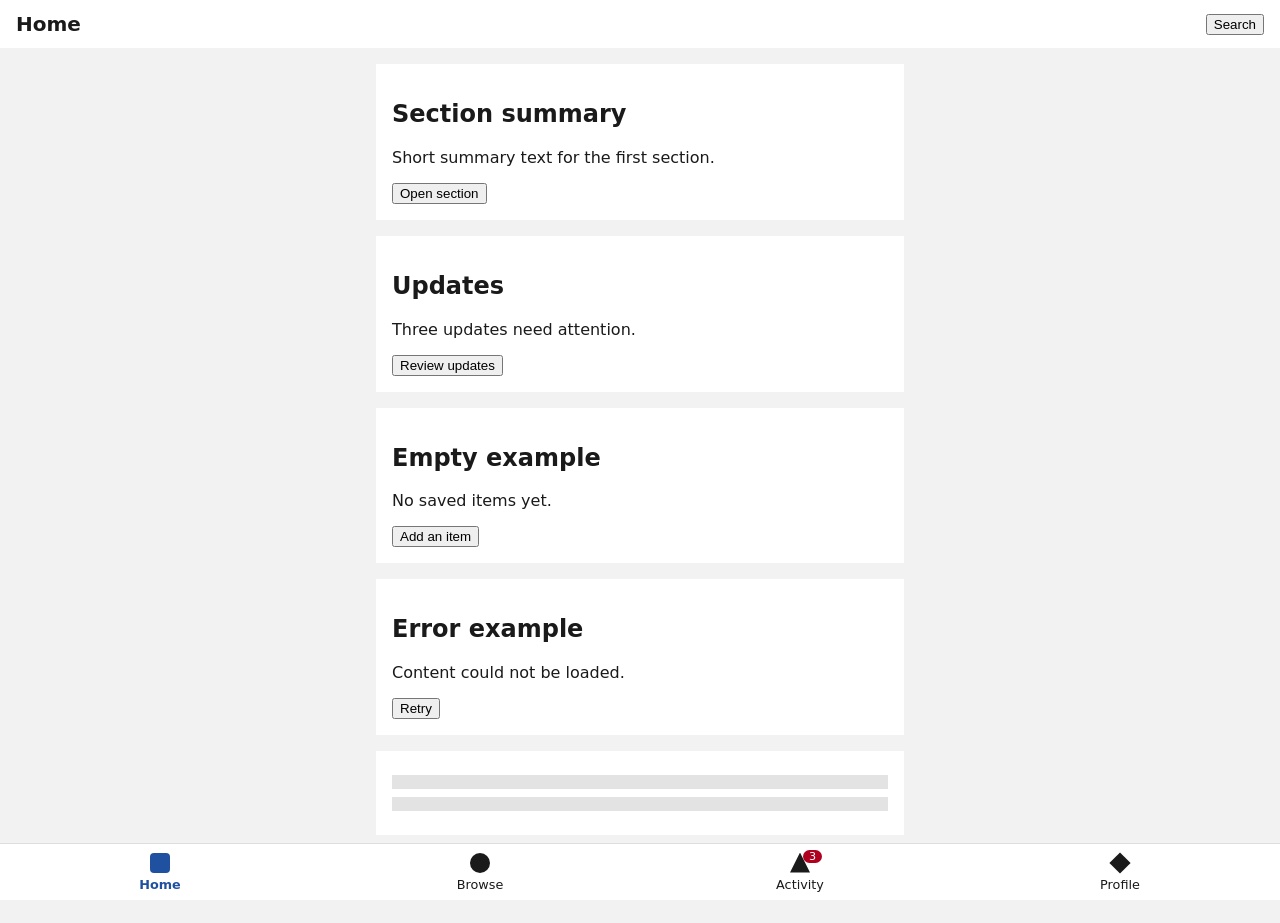
<file: examples/mobile-nav/index.html>
<!DOCTYPE html>
<html lang="en">
<head>
<meta charset="utf-8">
<meta name="viewport" content="width=device-width, initial-scale=1, viewport-fit=cover">
<title>Mobile Navigation Example</title>
<link rel="stylesheet" href="styles.css">
</head>
<body>
<header class="appbar">
  <h1>Home</h1>
  <button type="button">Search</button>
</header>
<main class="content">
  <article class="card"><h2>Section summary</h2><p>Short summary text for the first section.</p><button type="button">Open section</button></article>
  <article class="card"><h2>Updates</h2><p>Three updates need attention.</p><button type="button">Review updates</button></article>
  <article class="card"><h2>Empty example</h2><p>No saved items yet.</p><button type="button">Add an item</button></article>
  <article class="card"><h2>Error example</h2><p role="alert">Content could not be loaded.</p><button type="button">Retry</button></article>
  <article class="card loading" aria-label="Loading example"><span></span><span></span></article>
</main>
<nav class="tabbar" aria-label="Primary">
  <a href="#" aria-current="page"><span class="mark square"></span>Home</a>
  <a href="#"><span class="mark circle"></span>Browse</a>
  <a href="#"><span class="mark triangle"></span>Activity <span class="badge">3</span></a>
  <a href="#"><span class="mark diamond"></span>Profile</a>
</nav>
</body>
</html>
</file>
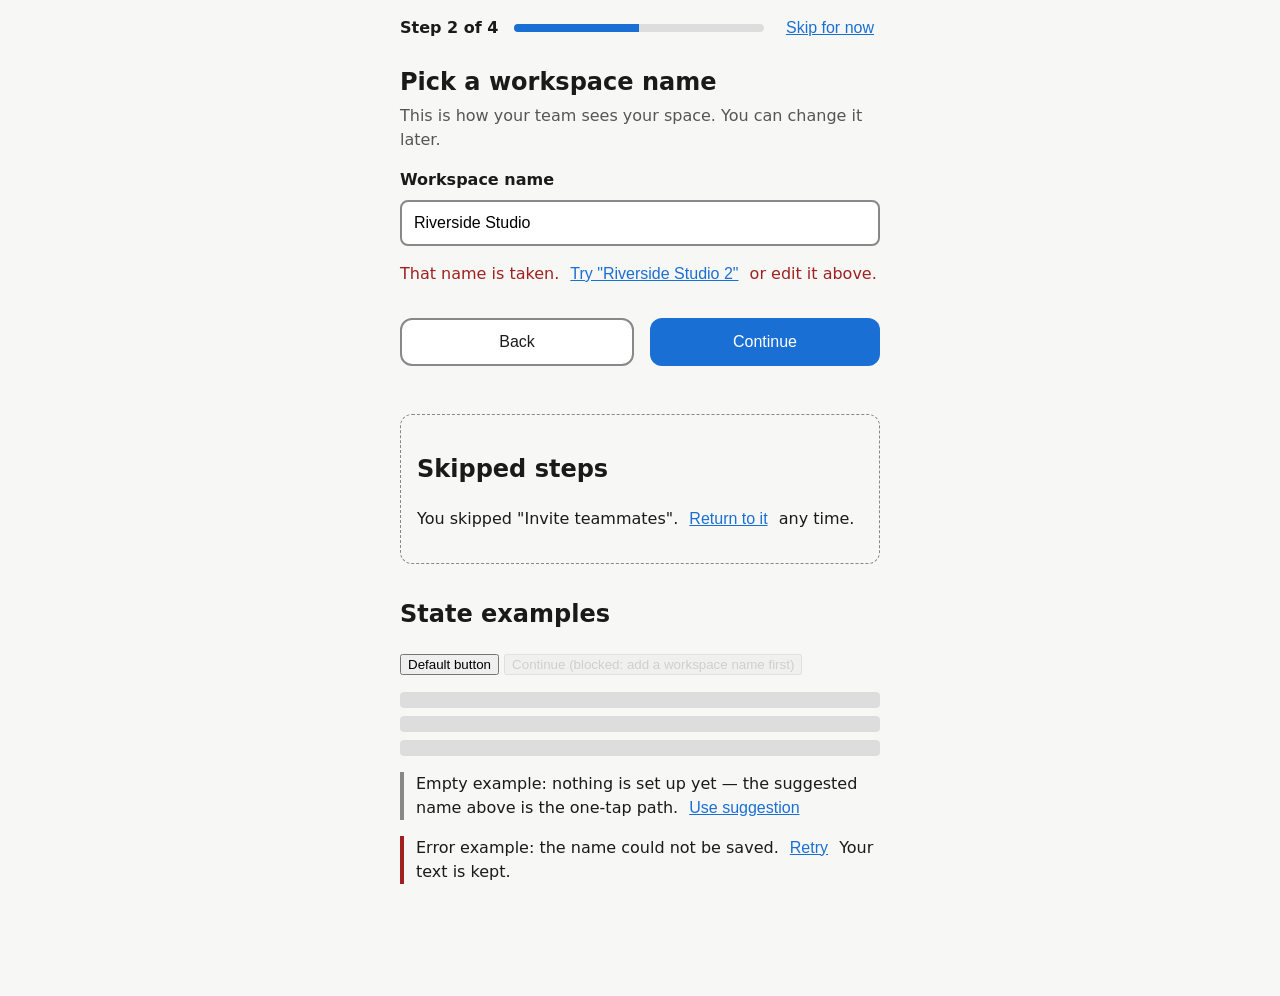
<file: examples/onboarding/index.html>
<!DOCTYPE html>
<html lang="en">
<head>
<meta charset="utf-8">
<meta name="viewport" content="width=device-width, initial-scale=1">
<title>Onboarding Example</title>
<link rel="stylesheet" href="styles.css">
</head>
<body>
<main class="onboarding">
  <header class="ob-head">
    <p class="ob-count" aria-label="Step 2 of 4">Step 2 of 4</p>
    <div class="ob-track" role="progressbar" aria-valuenow="2" aria-valuemin="1" aria-valuemax="4" aria-label="Setup progress">
      <span class="ob-fill"></span>
    </div>
    <button type="button" class="ob-skip">Skip for now</button>
  </header>

  <section class="ob-step" aria-label="Current step">
    <h1>Pick a workspace name</h1>
    <p class="ob-hint">This is how your team sees your space. You can change it later.</p>
    <label class="ob-field">Workspace name
      <input type="text" name="workspace" value="Riverside Studio" autocomplete="organization">
    </label>
    <p class="ob-error" role="alert">That name is taken. <button type="button">Try "Riverside Studio 2"</button> or edit it above.</p>
  </section>

  <div class="ob-actions">
    <button type="button" class="ob-back">Back</button>
    <button type="button" class="ob-next">Continue</button>
  </div>

  <aside class="ob-resume" aria-label="Resume information">
    <h2>Skipped steps</h2>
    <p>You skipped "Invite teammates". <button type="button">Return to it</button> any time.</p>
  </aside>

  <section class="ob-demo" aria-label="State demonstrations">
    <h2>State examples</h2>
    <p class="ob-demo-row">
      <button type="button">Default button</button>
      <button type="button" disabled>Continue (blocked: add a workspace name first)</button>
    </p>
    <div class="ob-skeleton" aria-label="Loading example"><span></span><span></span><span></span></div>
    <p class="ob-empty">Empty example: nothing is set up yet — the suggested name above is the one-tap path. <button type="button">Use suggestion</button></p>
    <p class="ob-failure">Error example: the name could not be saved. <button type="button">Retry</button> Your text is kept.</p>
  </section>
</main>
</body>
</html>
</file>
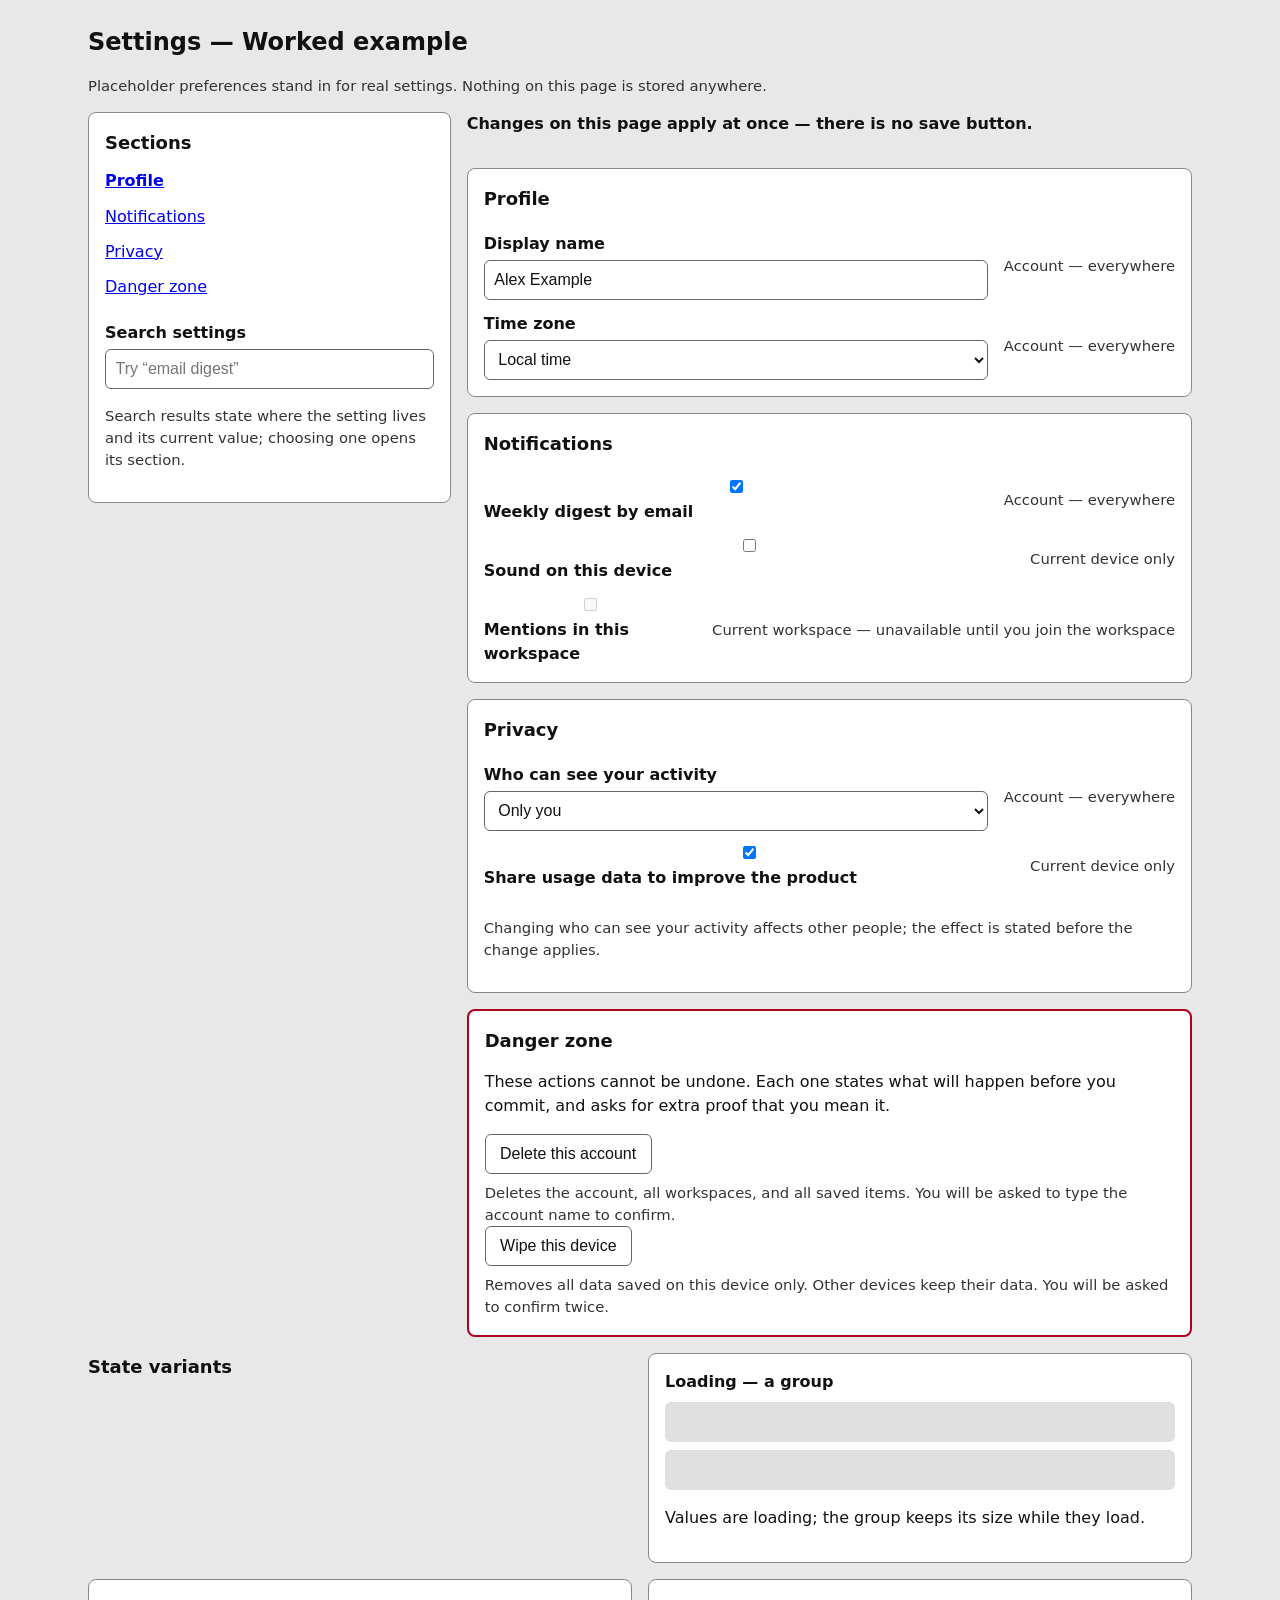
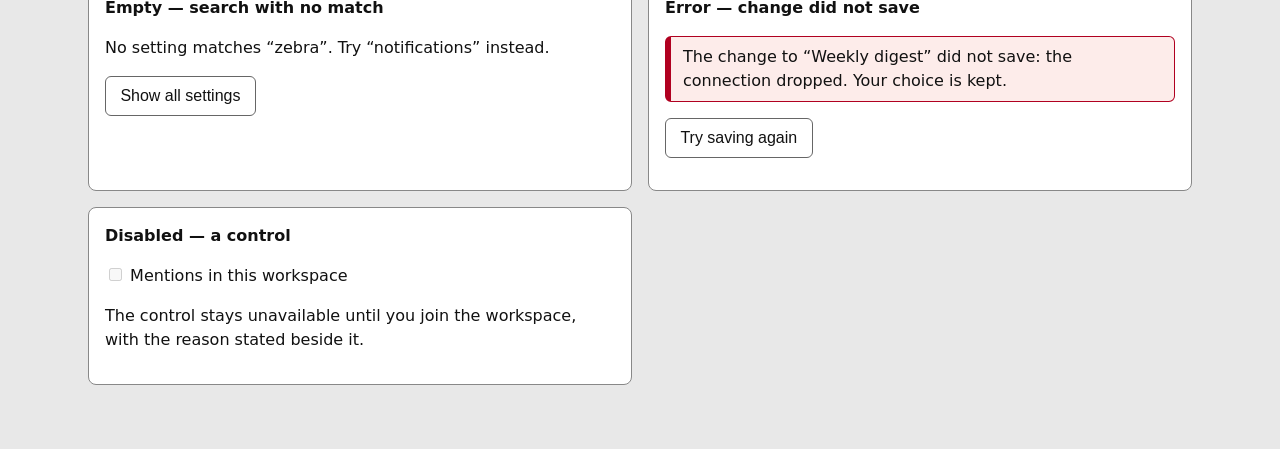
<file: examples/settings/index.html>
<!DOCTYPE html>
<html lang="en">
<head>
<meta charset="utf-8">
<meta name="viewport" content="width=device-width, initial-scale=1">
<title>Settings Example</title>
<link rel="stylesheet" href="styles.css">
</head>
<body>
<main class="settings-page">
  <h1>Settings — Worked example</h1>
  <p class="se-note">Placeholder preferences stand in for real settings. Nothing on this page is stored anywhere.</p>

  <div class="se-layout">
    <nav class="se-nav" aria-label="Settings sections">
      <h2>Sections</h2>
      <ul>
        <li><a href="#se-profile" aria-current="true">Profile</a></li>
        <li><a href="#se-notifications">Notifications</a></li>
        <li><a href="#se-privacy">Privacy</a></li>
        <li><a href="#se-danger">Danger zone</a></li>
      </ul>
      <p class="se-search">
        <label>Search settings
          <input type="text" placeholder="Try “email digest”">
        </label>
      </p>
      <p class="se-note">Search results state where the setting lives and its current value; choosing one opens its section.</p>
    </nav>

    <div class="se-content">
      <p class="se-save">Changes on this page apply at once — there is no save button.</p>

      <section class="se-group" id="se-profile" aria-label="Profile">
        <h2>Profile</h2>
        <p class="se-field">
          <label>Display name
            <input type="text" value="Alex Example">
          </label>
          <span class="se-scope">Account — everywhere</span>
        </p>
        <p class="se-field">
          <label>Time zone
            <select>
              <option selected>Local time</option>
              <option>Coordinated Universal Time</option>
            </select>
          </label>
          <span class="se-scope">Account — everywhere</span>
        </p>
      </section>

      <section class="se-group" id="se-notifications" aria-label="Notifications">
        <h2>Notifications</h2>
        <p class="se-field">
          <label><input type="checkbox" checked> Weekly digest by email</label>
          <span class="se-scope">Account — everywhere</span>
        </p>
        <p class="se-field">
          <label><input type="checkbox"> Sound on this device</label>
          <span class="se-scope">Current device only</span>
        </p>
        <p class="se-field">
          <label><input type="checkbox" disabled> Mentions in this workspace</label>
          <span class="se-scope">Current workspace — unavailable until you join the workspace</span>
        </p>
      </section>

      <section class="se-group" id="se-privacy" aria-label="Privacy">
        <h2>Privacy</h2>
        <p class="se-field">
          <label>Who can see your activity
            <select>
              <option selected>Only you</option>
              <option>Your workspace</option>
              <option>Everyone</option>
            </select>
          </label>
          <span class="se-scope">Account — everywhere</span>
        </p>
        <p class="se-field">
          <label><input type="checkbox" checked> Share usage data to improve the product</label>
          <span class="se-scope">Current device only</span>
        </p>
        <p class="se-note">Changing who can see your activity affects other people; the effect is stated before the change applies.</p>
      </section>

      <section class="se-danger" id="se-danger" aria-label="Danger zone">
        <h2>Danger zone</h2>
        <p>These actions cannot be undone. Each one states what will happen before you commit, and asks for extra proof that you mean it.</p>
        <p class="se-field">
          <button type="button">Delete this account</button>
          <span class="se-scope">Deletes the account, all workspaces, and all saved items. You will be asked to type the account name to confirm.</span>
        </p>
        <p class="se-field">
          <button type="button">Wipe this device</button>
          <span class="se-scope">Removes all data saved on this device only. Other devices keep their data. You will be asked to confirm twice.</span>
        </p>
      </section>
    </div>
  </div>

  <section class="se-variants" aria-label="State variants">
    <h2>State variants</h2>
    <div class="se-variant">
      <h3>Loading — a group</h3>
      <p class="se-skeleton" aria-hidden="true"></p>
      <p class="se-skeleton" aria-hidden="true"></p>
      <p>Values are loading; the group keeps its size while they load.</p>
    </div>
    <div class="se-variant">
      <h3>Empty — search with no match</h3>
      <p>No setting matches “zebra”. Try “notifications” instead.</p>
      <p><button type="button">Show all settings</button></p>
    </div>
    <div class="se-variant">
      <h3>Error — change did not save</h3>
      <p class="se-error">The change to “Weekly digest” did not save: the connection dropped. Your choice is kept.</p>
      <p><button type="button">Try saving again</button></p>
    </div>
    <div class="se-variant">
      <h3>Disabled — a control</h3>
      <p><label><input type="checkbox" disabled> Mentions in this workspace</label></p>
      <p>The control stays unavailable until you join the workspace, with the reason stated beside it.</p>
    </div>
  </section>
</main>
</body>
</html>
</file>
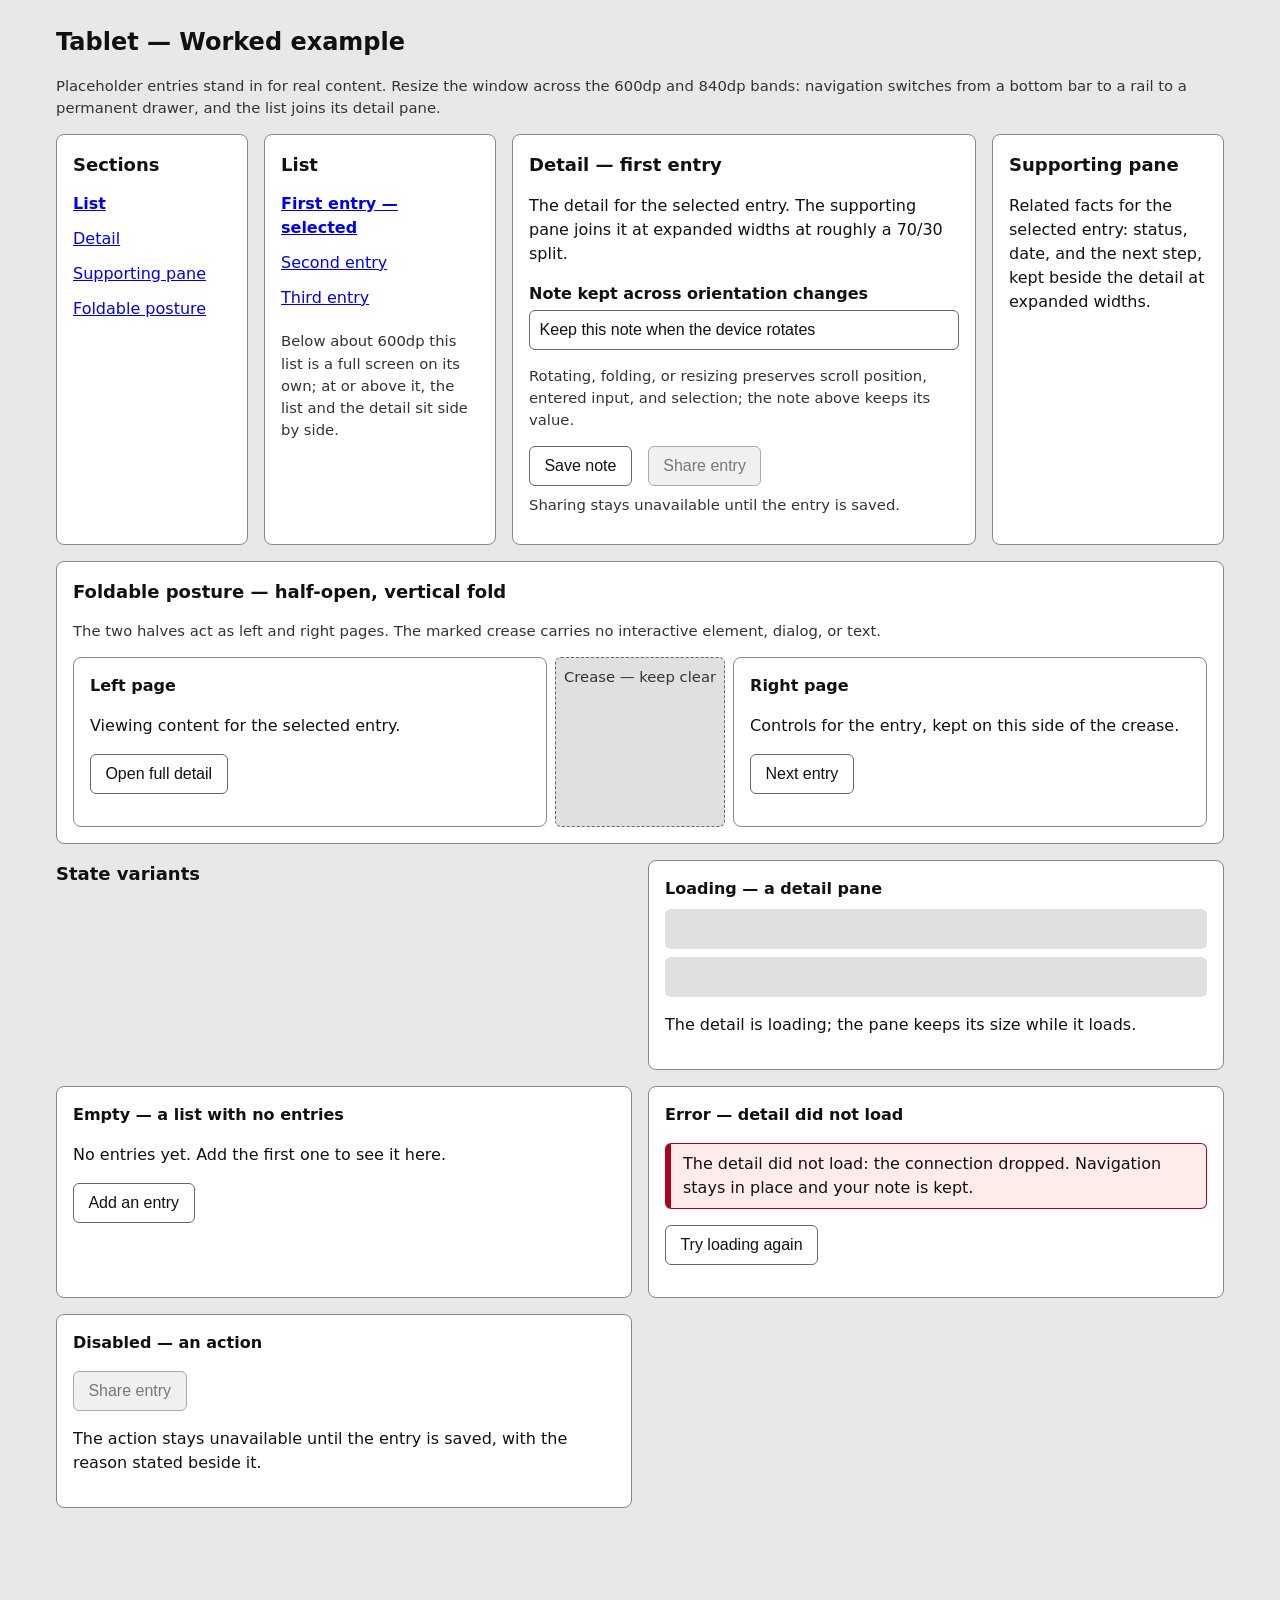
<file: examples/tablet/index.html>
<!DOCTYPE html>
<html lang="en">
<head>
<meta charset="utf-8">
<meta name="viewport" content="width=device-width, initial-scale=1">
<title>Tablet Example</title>
<link rel="stylesheet" href="styles.css">
</head>
<body>
<main class="tablet-page">
  <h1>Tablet — Worked example</h1>
  <p class="ta-note">Placeholder entries stand in for real content. Resize the window across the 600dp and 840dp bands: navigation switches from a bottom bar to a rail to a permanent drawer, and the list joins its detail pane.</p>

  <div class="ta-shell">
    <nav class="ta-nav" aria-label="Sections">
      <h2>Sections</h2>
      <ul>
        <li><a href="#ta-list" aria-current="true">List</a></li>
        <li><a href="#ta-detail">Detail</a></li>
        <li><a href="#ta-support">Supporting pane</a></li>
        <li><a href="#ta-fold">Foldable posture</a></li>
      </ul>
    </nav>

    <div class="ta-main">
      <section class="ta-list" id="ta-list" aria-label="List">
        <h2>List</h2>
        <ul>
          <li><a href="#ta-detail" aria-current="true">First entry — selected</a></li>
          <li><a href="#ta-detail">Second entry</a></li>
          <li><a href="#ta-detail">Third entry</a></li>
        </ul>
        <p class="ta-note">Below about 600dp this list is a full screen on its own; at or above it, the list and the detail sit side by side.</p>
      </section>

      <section class="ta-detail" id="ta-detail" aria-label="Detail">
        <h2>Detail — first entry</h2>
        <p>The detail for the selected entry. The supporting pane joins it at expanded widths at roughly a 70/30 split.</p>
        <p class="ta-field">
          <label>Note kept across orientation changes
            <input type="text" value="Keep this note when the device rotates">
          </label>
        </p>
        <p class="ta-note">Rotating, folding, or resizing preserves scroll position, entered input, and selection; the note above keeps its value.</p>
        <p class="ta-field">
          <button type="button">Save note</button>
          <button type="button" disabled>Share entry</button>
          <span class="ta-scope">Sharing stays unavailable until the entry is saved.</span>
        </p>
      </section>

      <aside class="ta-support" id="ta-support" aria-label="Supporting pane">
        <h2>Supporting pane</h2>
        <p>Related facts for the selected entry: status, date, and the next step, kept beside the detail at expanded widths.</p>
      </aside>
    </div>
  </div>

  <section class="ta-fold" id="ta-fold" aria-label="Foldable posture">
    <h2>Foldable posture — half-open, vertical fold</h2>
    <p class="ta-note">The two halves act as left and right pages. The marked crease carries no interactive element, dialog, or text.</p>
    <div class="ta-fold-halves">
      <div class="ta-half">
        <h3>Left page</h3>
        <p>Viewing content for the selected entry.</p>
        <p><button type="button">Open full detail</button></p>
      </div>
      <div class="ta-crease" aria-hidden="true">Crease — keep clear</div>
      <div class="ta-half">
        <h3>Right page</h3>
        <p>Controls for the entry, kept on this side of the crease.</p>
        <p><button type="button">Next entry</button></p>
      </div>
    </div>
  </section>

  <section class="ta-variants" aria-label="State variants">
    <h2>State variants</h2>
    <div class="ta-variant">
      <h3>Loading — a detail pane</h3>
      <p class="ta-skeleton" aria-hidden="true"></p>
      <p class="ta-skeleton" aria-hidden="true"></p>
      <p>The detail is loading; the pane keeps its size while it loads.</p>
    </div>
    <div class="ta-variant">
      <h3>Empty — a list with no entries</h3>
      <p>No entries yet. Add the first one to see it here.</p>
      <p><button type="button">Add an entry</button></p>
    </div>
    <div class="ta-variant">
      <h3>Error — detail did not load</h3>
      <p class="ta-error">The detail did not load: the connection dropped. Navigation stays in place and your note is kept.</p>
      <p><button type="button">Try loading again</button></p>
    </div>
    <div class="ta-variant">
      <h3>Disabled — an action</h3>
      <p><button type="button" disabled>Share entry</button></p>
      <p>The action stays unavailable until the entry is saved, with the reason stated beside it.</p>
    </div>
  </section>
</main>
</body>
</html>
</file>
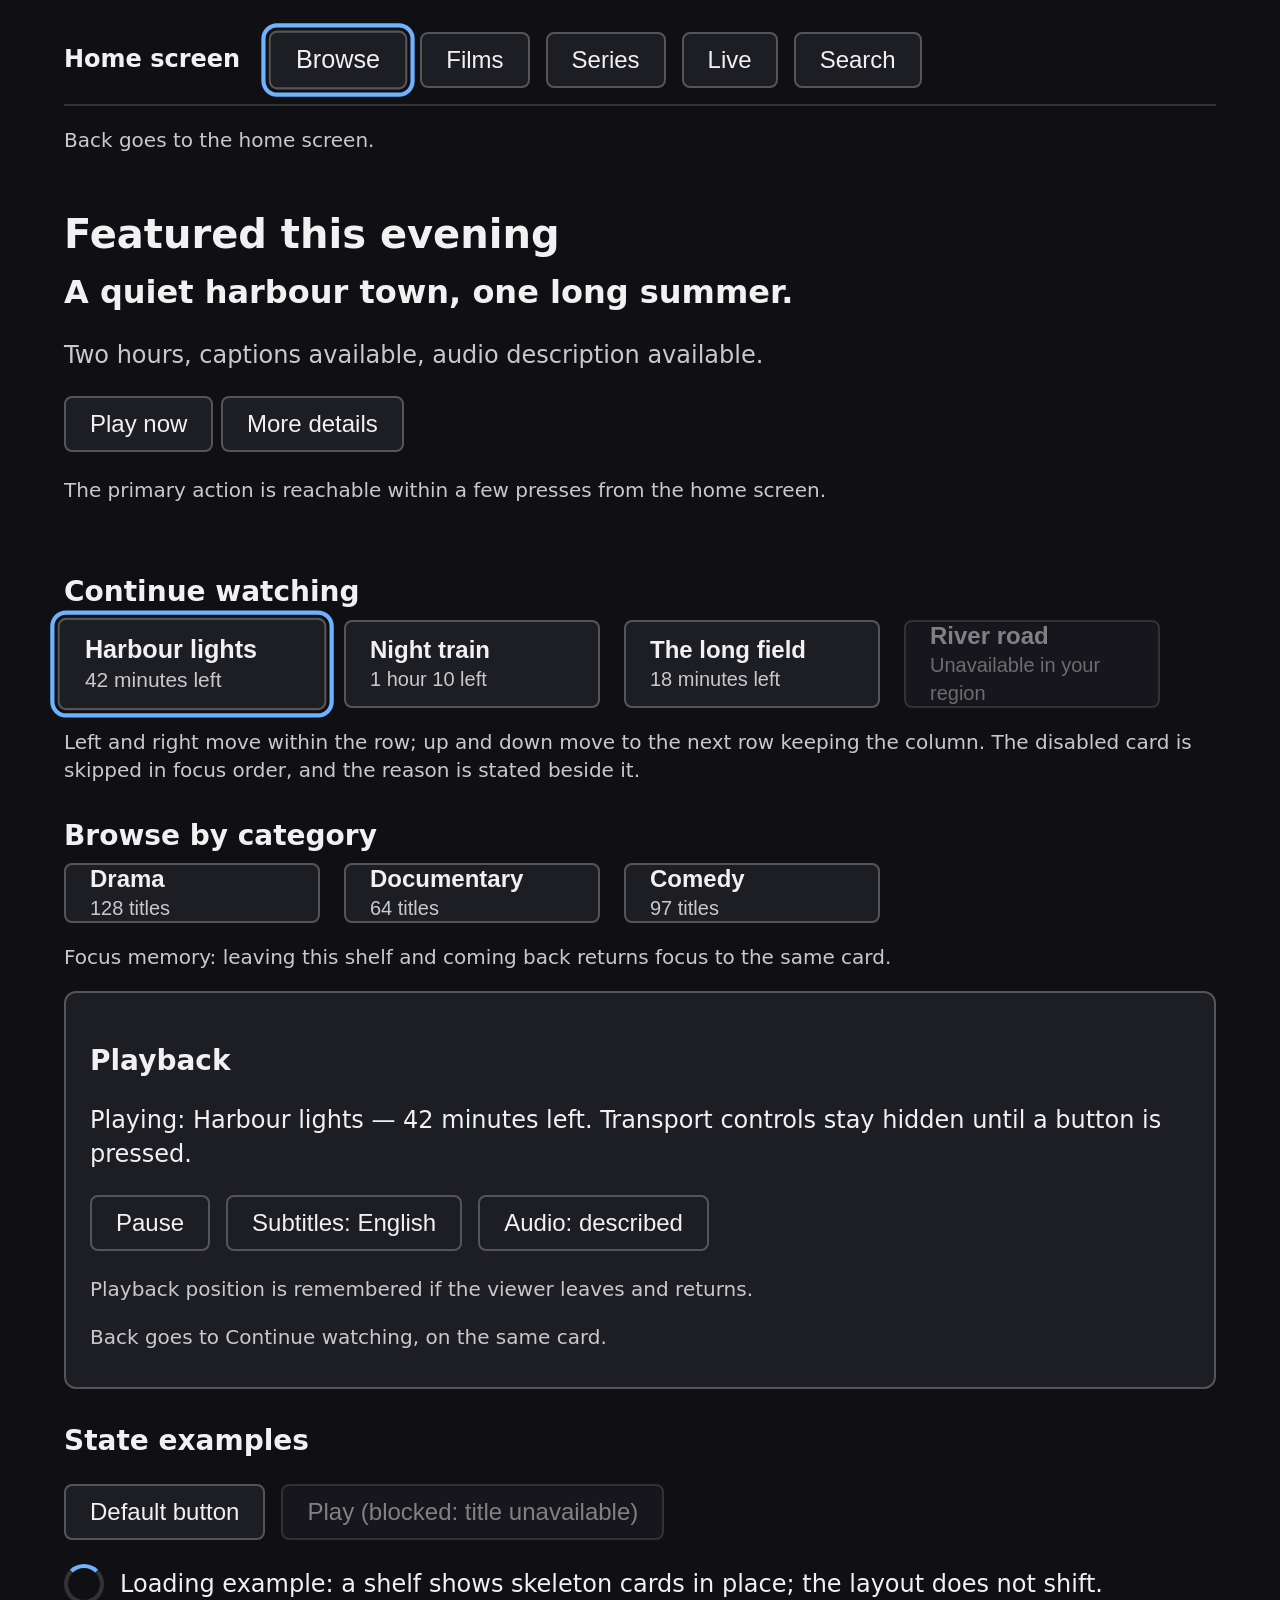
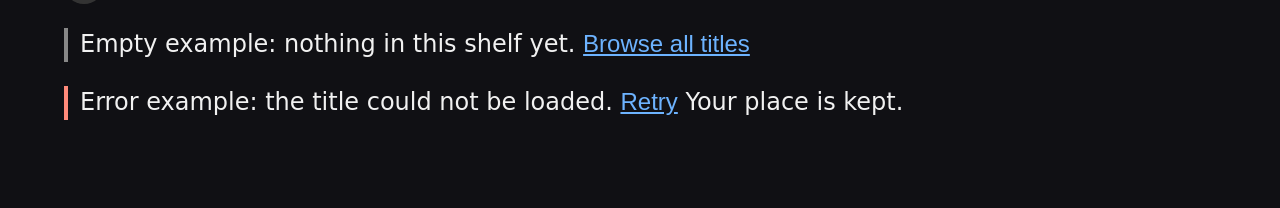
<file: examples/tv/index.html>
<!DOCTYPE html>
<html lang="en">
<head>
<meta charset="utf-8">
<meta name="viewport" content="width=device-width, initial-scale=1">
<title>Television Example</title>
<link rel="stylesheet" href="styles.css">
</head>
<body>
<main class="tv-page">
  <nav class="tv-sections" aria-label="Sections">
    <span class="tv-brand">Home screen</span>
    <button type="button" class="tv-section is-focused">Browse</button>
    <button type="button" class="tv-section">Films</button>
    <button type="button" class="tv-section">Series</button>
    <button type="button" class="tv-section">Live</button>
    <button type="button" class="tv-section">Search</button>
  </nav>
  <p class="tv-back">Back goes to the home screen.</p>

  <section class="tv-hero" aria-label="Featured">
    <h1>Featured this evening</h1>
    <p class="tv-hero-title">A quiet harbour town, one long summer.</p>
    <p class="tv-hero-note">Two hours, captions available, audio description available.</p>
    <p><button type="button" class="tv-primary">Play now</button>
    <button type="button">More details</button></p>
    <p class="tv-note">The primary action is reachable within a few presses from the home screen.</p>
  </section>

  <section class="tv-shelf" aria-label="Continue watching">
    <h2>Continue watching</h2>
    <div class="tv-rail">
      <button type="button" class="tv-card is-focused">
        <span class="tv-card-title">Harbour lights</span>
        <span class="tv-card-meta">42 minutes left</span>
      </button>
      <button type="button" class="tv-card">
        <span class="tv-card-title">Night train</span>
        <span class="tv-card-meta">1 hour 10 left</span>
      </button>
      <button type="button" class="tv-card">
        <span class="tv-card-title">The long field</span>
        <span class="tv-card-meta">18 minutes left</span>
      </button>
      <button type="button" class="tv-card" disabled>
        <span class="tv-card-title">River road</span>
        <span class="tv-card-meta">Unavailable in your region</span>
      </button>
    </div>
    <p class="tv-note">Left and right move within the row; up and down move to the next row keeping the column. The disabled card is skipped in focus order, and the reason is stated beside it.</p>
  </section>

  <section class="tv-shelf" aria-label="Browse by category">
    <h2>Browse by category</h2>
    <div class="tv-rail">
      <button type="button" class="tv-card">
        <span class="tv-card-title">Drama</span>
        <span class="tv-card-meta">128 titles</span>
      </button>
      <button type="button" class="tv-card">
        <span class="tv-card-title">Documentary</span>
        <span class="tv-card-meta">64 titles</span>
      </button>
      <button type="button" class="tv-card">
        <span class="tv-card-title">Comedy</span>
        <span class="tv-card-meta">97 titles</span>
      </button>
    </div>
    <p class="tv-note">Focus memory: leaving this shelf and coming back returns focus to the same card.</p>
  </section>

  <section class="tv-playback" aria-label="Playback screen">
    <h2>Playback</h2>
    <p>Playing: Harbour lights — 42 minutes left. Transport controls stay hidden until a button is pressed.</p>
    <p class="tv-row">
      <button type="button">Pause</button>
      <button type="button">Subtitles: English</button>
      <button type="button">Audio: described</button>
    </p>
    <p class="tv-note">Playback position is remembered if the viewer leaves and returns.</p>
    <p class="tv-back">Back goes to Continue watching, on the same card.</p>
  </section>

  <section class="tv-demo" aria-label="State demonstrations">
    <h2>State examples</h2>
    <p class="tv-demo-row">
      <button type="button">Default button</button>
      <button type="button" disabled>Play (blocked: title unavailable)</button>
    </p>
    <p class="tv-demo-row">
      <span class="tv-loading" aria-label="Loading example"></span>
      <span>Loading example: a shelf shows skeleton cards in place; the layout does not shift.</span>
    </p>
    <p class="tv-empty">Empty example: nothing in this shelf yet. <button type="button">Browse all titles</button></p>
    <p class="tv-failure">Error example: the title could not be loaded. <button type="button">Retry</button> Your place is kept.</p>
  </section>
</main>
</body>
</html>
</file>
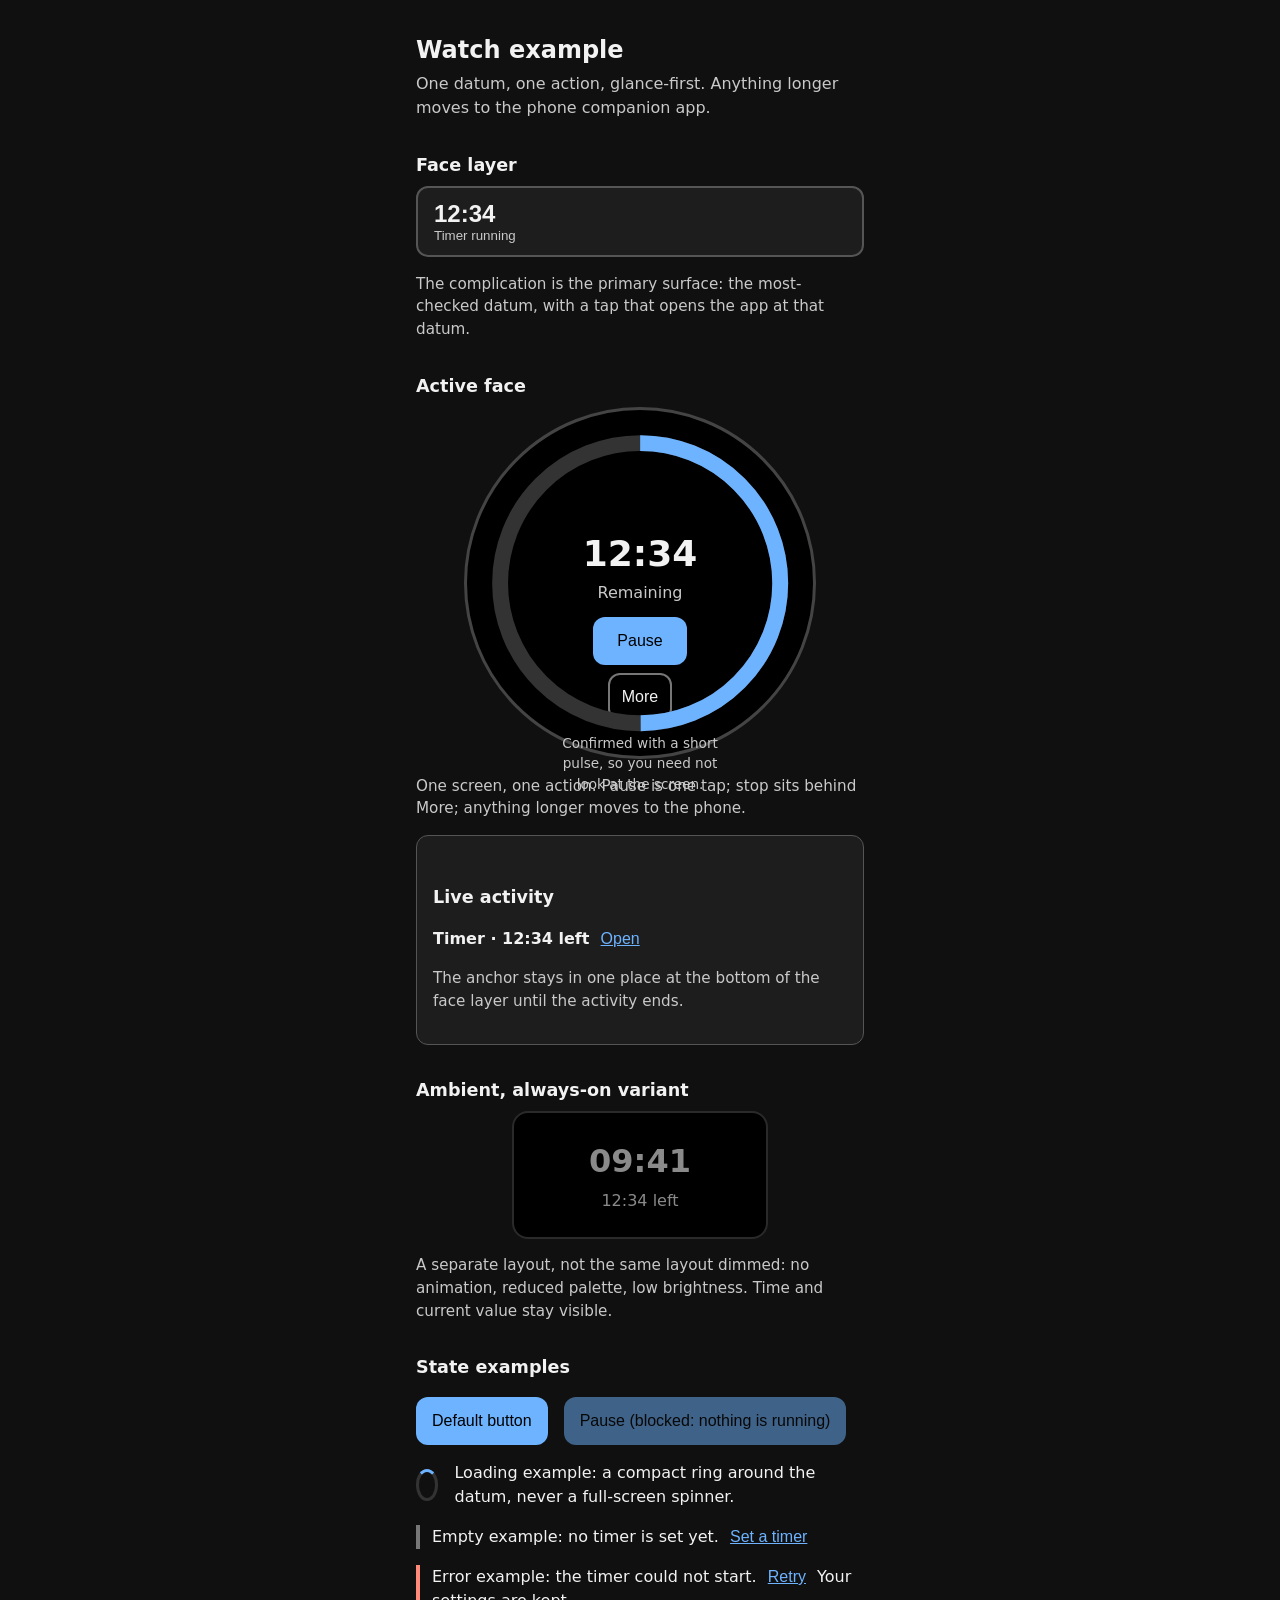
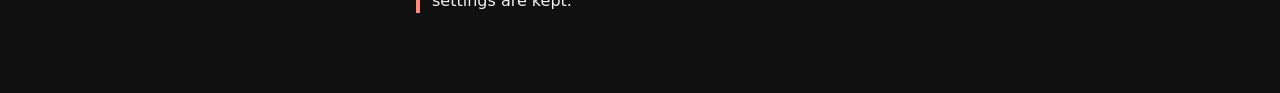
<file: examples/watch/index.html>
<!DOCTYPE html>
<html lang="en">
<head>
<meta charset="utf-8">
<meta name="viewport" content="width=device-width, initial-scale=1">
<title>Watch Example</title>
<link rel="stylesheet" href="styles.css">
</head>
<body>
<main class="watch-page">
  <h1>Watch example</h1>
  <p class="wp-intro">One datum, one action, glance-first. Anything longer moves to the phone companion app.</p>

  <section class="wp-complications" aria-label="Complications">
    <h2>Face layer</h2>
    <button type="button" class="wp-tile">
      <span class="wp-tile-value">12:34</span>
      <span class="wp-tile-label">Timer running</span>
    </button>
    <p class="wp-note">The complication is the primary surface: the most-checked datum, with a tap that opens the app at that datum.</p>
  </section>

  <section class="wp-face-wrap" aria-label="Watch face">
    <h2>Active face</h2>
    <div class="wp-face">
      <svg class="wp-ring" viewBox="0 0 100 100" role="img" aria-label="Timer progress, about half complete">
        <circle class="wp-ring-track" cx="50" cy="50" r="44"></circle>
        <circle class="wp-ring-fill" cx="50" cy="50" r="44"></circle>
      </svg>
      <p class="wp-datum">12:34</p>
      <p class="wp-datum-label">Remaining</p>
      <button type="button" class="wp-primary">Pause</button>
      <button type="button" class="wp-overflow" aria-label="More actions">More</button>
      <p class="wp-haptic">Confirmed with a short pulse, so you need not look at the screen.</p>
    </div>
    <p class="wp-note">One screen, one action. Pause is one tap; stop sits behind More; anything longer moves to the phone.</p>
  </section>

  <section class="wp-anchor" aria-label="Live activity anchor">
    <h2>Live activity</h2>
    <p><strong>Timer · 12:34 left</strong> <button type="button">Open</button></p>
    <p class="wp-note">The anchor stays in one place at the bottom of the face layer until the activity ends.</p>
  </section>

  <section class="wp-ambient-wrap" aria-label="Ambient always-on variant">
    <h2>Ambient, always-on variant</h2>
    <div class="wp-ambient">
      <p class="wp-ambient-time">09:41</p>
      <p class="wp-ambient-value">12:34 left</p>
    </div>
    <p class="wp-note">A separate layout, not the same layout dimmed: no animation, reduced palette, low brightness. Time and current value stay visible.</p>
  </section>

  <section class="wp-demo" aria-label="State demonstrations">
    <h2>State examples</h2>
    <p class="wp-demo-row">
      <button type="button">Default button</button>
      <button type="button" disabled>Pause (blocked: nothing is running)</button>
    </p>
    <p class="wp-demo-row">
      <span class="wp-loading" aria-label="Loading example"></span>
      <span>Loading example: a compact ring around the datum, never a full-screen spinner.</span>
    </p>
    <p class="wp-empty">Empty example: no timer is set yet. <button type="button">Set a timer</button></p>
    <p class="wp-failure">Error example: the timer could not start. <button type="button">Retry</button> Your settings are kept.</p>
  </section>
</main>
</body>
</html>
</file>
<file: examples/auth/styles.css>
/* Authentication example: framework-free styles demonstrating the auth layout and sign-in rows. */
:root { color-scheme: light; }
* { box-sizing: border-box; }
body {
  margin: 0;
  font-family: system-ui, sans-serif;
  font-size: 1rem;
  line-height: 1.5;
  color: #111;
  background: #e8e8e8;
}
.auth-page {
  max-width: 28rem;
  margin: 0 auto;
  padding: 1rem 1.5rem 4rem;
}
.auth-page h1 { font-size: 1.5rem; margin: 0.5rem 0; }
.auth-page h2 { font-size: 1.125rem; margin: 0 0 0.5rem; }
.auth-page h3 { font-size: 1rem; margin: 0 0 0.5rem; }
.auth-page button {
  min-height: 2.5rem;
  padding: 0 0.9rem;
  font-size: 1rem;
  border-radius: 0.375rem;
  cursor: pointer;
  color: #111;
  background: #fff;
  border: 1px solid #666;
}
.auth-page button:disabled {
  color: #777;
  background: #f0f0f0;
  border-color: #aaa;
  cursor: not-allowed;
}
.auth-page input[type="text"],
.auth-page input[type="password"] {
  min-height: 2.5rem;
  padding: 0 0.6rem;
  font-size: 1rem;
  border: 1px solid #666;
  border-radius: 0.375rem;
  background: #fff;
  color: #111;
}
.au-primary {
  color: #fff;
  background: #0b5fff;
  border-color: #0b5fff;
}
.au-note { color: #333; font-size: 0.925rem; }
.au-card,
.au-variant {
  background: #fff;
  border: 1px solid #888;
  border-radius: 0.5rem;
  padding: 1rem;
}
.au-card { display: grid; gap: 0.75rem; margin-bottom: 1rem; }
.au-choice {
  margin: 0;
  padding: 0.75rem 1rem;
  border: 1px solid #888;
  border-radius: 0.5rem;
}
.au-choice legend { font-weight: 600; padding: 0 0.25rem; }
.au-choice p { margin: 0.35rem 0; }
.au-row {
  display: flex;
  flex-wrap: wrap;
  align-items: end;
  gap: 0.5rem;
  margin: 0;
}
.au-row label {
  display: grid;
  gap: 0.25rem;
  font-weight: 600;
  flex: 1 1 12rem;
}
.au-links {
  display: flex;
  flex-wrap: wrap;
  gap: 0.5rem 1.5rem;
  margin: 0;
}
.au-variants {
  display: grid;
  gap: 1rem;
}
@media (min-width: 48rem) {
  .au-variants { grid-template-columns: 1fr 1fr; }
}
.au-skeleton {
  height: 2.5rem;
  margin: 0.5rem 0;
  background: #e0e0e0;
  border-radius: 0.375rem;
}
.au-error {
  padding: 0.5rem 0.75rem;
  border: 1px solid #b00020;
  border-left-width: 0.375rem;
  border-radius: 0.375rem;
  background: #fdecea;
}
</file>
<file: examples/automotive/styles.css>
/* Automotive example: framework-free styles demonstrating the automotive layout rules. */
:root { color-scheme: light; }
* { box-sizing: border-box; }
body {
  margin: 0;
  font-family: system-ui, sans-serif;
  line-height: 1.5;
  color: #1a1a1a;
  background: #f4f4f4;
}
.auto-page {
  max-width: 48rem;
  margin: 0 auto;
  padding: 1rem 1rem 4rem;
}
.auto-page h1 { font-size: 2rem; margin: 1rem 0 0.25rem; }
.auto-page h2 { font-size: 1.5rem; margin: 2rem 0 0.5rem; }
.ap-intro { font-size: 1.25rem; color: #333; margin-top: 0; }
.ap-note { color: #333; font-size: 1.1rem; }
/* Head-up strip: highest-priority content only. */
.ap-hud {
  background: #111;
  color: #fff;
  border-radius: 0.75rem;
  padding: 1rem 1.25rem;
}
.ap-hud h2 { color: #fff; margin-top: 0; }
.ap-hud-row { display: flex; gap: 1rem; align-items: baseline; }
.ap-hud-speed { font-size: 2.5rem; font-weight: 700; }
.ap-hud-unit { font-size: 1.25rem; }
.ap-hud-next { font-size: 1.5rem; font-weight: 600; margin-left: auto; }
.ap-hud .ap-note { color: #ddd; }
/* Cluster zone: speed always in the same place. */
.ap-cluster {
  background: #fff;
  border: 2px solid #555;
  border-radius: 0.75rem;
  padding: 1rem 1.25rem;
  margin-top: 1rem;
}
.ap-speed { font-size: 3rem; font-weight: 700; margin: 0; }
.ap-speed span { font-size: 1.5rem; font-weight: 400; }
.ap-speed-label { font-size: 1.25rem; color: #333; margin: 0.25rem 0 0; }
/* Centre-stack cards: one glance, one question. */
.ap-stack { margin-top: 1rem; }
.ap-card {
  background: #fff;
  border: 2px solid #555;
  border-radius: 0.75rem;
  padding: 1rem 1.25rem;
  margin-bottom: 1rem;
}
.ap-card-label { font-size: 1.25rem; color: #333; margin: 0; }
.ap-card-main { font-size: 2rem; font-weight: 700; margin: 0.25rem 0; }
.ap-card-sub { font-size: 1.25rem; color: #333; margin: 0 0 1rem; }
.ap-primary, .ap-secondary {
  min-width: 76px;
  min-height: 76px;
  font-size: 1.5rem;
  padding: 0.75rem 1.5rem;
  margin-right: 1rem;
  border-radius: 0.75rem;
  cursor: pointer;
}
.ap-primary {
  color: #fff;
  background: #005a9c;
  border: 2px solid #005a9c;
}
.ap-secondary {
  color: #1a1a1a;
  background: #fff;
  border: 2px solid #555;
}
.ap-primary:disabled, .ap-secondary:disabled {
  opacity: 0.55;
  cursor: not-allowed;
}
/* Emphasis-only variant under load: stronger highlight, same positions. */
.ap-emphasis { border-width: 4px; border-color: #005a9c; }
.ap-strong { outline: 4px solid #ffbf47; outline-offset: 2px; }
/* Night theme: light text on dark surfaces, same layout. */
.ap-night-card {
  background: #111;
  color: #fff;
  border-color: #888;
}
.ap-night-card .ap-card-label, .ap-night-card .ap-card-sub { color: #ddd; }
.ap-night-card .ap-primary { background: #4da3ff; border-color: #4da3ff; color: #111; }
/* State demonstrations. */
.ap-demo-row { display: flex; gap: 1rem; align-items: center; flex-wrap: wrap; }
.ap-demo-row button {
  min-height: 76px;
  font-size: 1.25rem;
  padding: 0.75rem 1.5rem;
  border-radius: 0.75rem;
  cursor: pointer;
}
.ap-demo-row button:disabled { opacity: 0.55; cursor: not-allowed; }
.ap-loading {
  display: inline-block;
  width: 2rem;
  height: 2rem;
  border: 4px solid #999;
  border-top-color: #005a9c;
  border-radius: 50%;
}
.ap-empty, .ap-failure {
  font-size: 1.25rem;
  padding: 1rem;
  border-radius: 0.75rem;
}
.ap-empty { background: #fff; border: 2px solid #555; }
.ap-failure { background: #fff3f3; border: 2px solid #b00020; }
.ap-empty button, .ap-failure button {
  min-height: 76px;
  font-size: 1.25rem;
  padding: 0.5rem 1.25rem;
  border-radius: 0.75rem;
  cursor: pointer;
}
</file>
<file: examples/checkout/styles.css>
/* Checkout example: framework-free styles demonstrating the ecommerce layout and checkout rows. */
:root { color-scheme: light; }
* { box-sizing: border-box; }
body {
  margin: 0;
  font-family: system-ui, sans-serif;
  font-size: 1rem;
  line-height: 1.5;
  color: #111;
  background: #e8e8e8;
}
.checkout-page {
  max-width: 72rem;
  margin: 0 auto;
  padding: 1rem 1.5rem 4rem;
}
.checkout-page h1 { font-size: 1.5rem; margin: 0.5rem 0; }
.checkout-page h2 { font-size: 1.125rem; margin: 0 0 0.5rem; }
.checkout-page h3 { font-size: 1rem; margin: 0 0 0.5rem; }
.checkout-page button {
  min-height: 2.5rem;
  padding: 0 0.9rem;
  font-size: 1rem;
  border-radius: 0.375rem;
  cursor: pointer;
  color: #111;
  background: #fff;
  border: 1px solid #666;
}
.checkout-page button:disabled {
  color: #777;
  background: #f0f0f0;
  border-color: #aaa;
  cursor: not-allowed;
}
.checkout-page input[type="email"],
.checkout-page input[type="text"] {
  min-height: 2.5rem;
  padding: 0 0.6rem;
  font-size: 1rem;
  border: 1px solid #666;
  border-radius: 0.375rem;
  background: #fff;
  color: #111;
}
.co-primary {
  color: #fff;
  background: #0b5fff;
  border-color: #0b5fff;
}
.co-note { color: #333; font-size: 0.925rem; }
.co-layout {
  display: grid;
  grid-template-columns: 1fr;
  gap: 1rem;
  align-items: start;
}
@media (min-width: 48rem) {
  .co-layout { grid-template-columns: 2fr 1fr; }
}
.co-form,
.co-summary,
.co-variant {
  background: #fff;
  border: 1px solid #888;
  border-radius: 0.5rem;
  padding: 1rem;
}
.co-form { display: grid; gap: 1rem; }
.co-choice {
  margin: 0;
  padding: 0.75rem 1rem;
  border: 1px solid #888;
  border-radius: 0.5rem;
}
.co-choice legend { font-weight: 600; padding: 0 0.25rem; }
.co-choice p { margin: 0.35rem 0; }
.co-row {
  display: flex;
  flex-wrap: wrap;
  align-items: end;
  gap: 0.5rem;
  margin: 0;
}
.co-row label {
  display: grid;
  gap: 0.25rem;
  font-weight: 600;
}
.co-summary ul {
  list-style: none;
  margin: 0 0 0.75rem;
  padding: 0;
}
.co-summary li {
  display: flex;
  justify-content: space-between;
  gap: 1rem;
  padding: 0.35rem 0;
  border-bottom: 1px solid #ddd;
}
.co-total {
  display: flex;
  justify-content: space-between;
  font-weight: 700;
  font-size: 1.125rem;
  margin: 0.5rem 0;
}
.co-variants {
  display: grid;
  gap: 1rem;
  margin-top: 1rem;
}
@media (min-width: 48rem) {
  .co-variants { grid-template-columns: 1fr 1fr; }
}
.co-skeleton {
  height: 2.5rem;
  margin: 0.5rem 0;
  background: #e0e0e0;
  border-radius: 0.375rem;
}
.co-error {
  padding: 0.5rem 0.75rem;
  border: 1px solid #b00020;
  border-left-width: 0.375rem;
  border-radius: 0.375rem;
  background: #fdecea;
}
</file>
<file: examples/dashboard/styles.css>
:root { --gap: 16px; --ink: #1a1a1a; --paper: #ffffff; --wash: #f2f2f2; --accent: #2050a0; }
* { box-sizing: border-box; }
body { margin: 0; font-family: system-ui, sans-serif; color: var(--ink); background: var(--wash); }
.topbar { display: flex; gap: var(--gap); align-items: center; padding: 12px var(--gap); background: var(--paper); }
.brand { font-weight: 700; }
.search { margin-left: auto; }
.shell { display: grid; grid-template-columns: 200px 1fr; gap: var(--gap); padding: var(--gap); }
.sidenav { display: flex; flex-direction: column; gap: 8px; background: var(--paper); padding: var(--gap); }
.sidenav a { color: var(--ink); text-decoration: none; padding: 8px; }
.sidenav a[aria-current] { outline: 2px solid var(--accent); }
.cards { display: grid; grid-template-columns: repeat(4, 1fr); gap: var(--gap); margin: var(--gap) 0; }
.card, .panel { background: var(--paper); padding: var(--gap); }
.value { font-size: 2rem; font-variant-numeric: tabular-nums; margin: 4px 0; }
.bars { display: flex; gap: 12px; align-items: end; height: 160px; }
.bar { flex: 1; background: var(--accent); height: var(--h); display: flex; flex-direction: column; justify-content: space-between; align-items: center; color: #fff; padding: 4px 0; }
table { width: 100%; border-collapse: collapse; }
th, td { text-align: left; padding: 8px; border-bottom: 1px solid #ddd; }
.skeleton span { display: block; height: 14px; background: #e3e3e3; margin: 8px 0; }
button:focus-visible, a:focus-visible, input:focus-visible { outline: 3px solid var(--accent); outline-offset: 2px; }
button:disabled { opacity: 0.55; }
@media (max-width: 700px) {
  .shell { grid-template-columns: 1fr; }
  .sidenav { flex-direction: row; flex-wrap: wrap; }
  .cards { grid-template-columns: 1fr 1fr; }
}
</file>
<file: examples/desktop/styles.css>
/* Desktop example: framework-free styles demonstrating the desktop layout rules. */
:root { color-scheme: light; }
* { box-sizing: border-box; }
body {
  margin: 0;
  font-family: system-ui, sans-serif;
  font-size: 1rem;
  line-height: 1.5;
  color: #111;
  background: #e8e8e8;
}
.desktop-page {
  max-width: 72rem;
  margin: 0 auto;
  padding: 1rem 1.5rem 4rem;
}
.desktop-page h1 { font-size: 1.5rem; margin: 0.5rem 0; }
.desktop-page h2 { font-size: 1.125rem; margin: 0 0 0.5rem; }
.desktop-page button {
  min-height: 2.5rem;
  padding: 0 0.9rem;
  font-size: 1rem;
  border-radius: 0.375rem;
  cursor: pointer;
  color: #111;
  background: #fff;
  border: 1px solid #666;
}
.desktop-page button:disabled {
  color: #777;
  background: #f0f0f0;
  border-color: #aaa;
  cursor: not-allowed;
}
.dp-primary {
  color: #fff;
  background: #0b5fff;
  border-color: #0b5fff;
}
.dp-menubar {
  display: flex;
  flex-wrap: wrap;
  align-items: center;
  gap: 0.25rem;
  padding: 0.25rem 0.5rem;
  background: #fff;
  border: 1px solid #888;
  border-radius: 0.5rem;
}
.dp-menubar button { border-color: transparent; background: transparent; }
.dp-menubar-note { color: #333; font-size: 0.9rem; margin-left: 0.5rem; }
.dp-windows { display: flex; flex-wrap: wrap; gap: 0.5rem; align-items: center; }
.dp-active-window { font-weight: 700; border-width: 2px; border-color: #0b5fff; }
.dp-toolbar, .dp-pane {
  padding: 1rem 1.25rem;
  background: #fff;
  border: 1px solid #888;
  border-radius: 0.5rem;
}
.dp-toolbar { margin: 1rem 0; }
.dp-panes {
  display: grid;
  grid-template-columns: 16rem 1fr;
  gap: 1rem;
  align-items: start;
}
.dp-pane ul { list-style: none; margin: 0 0 1rem; padding: 0; }
.dp-pane li { margin: 0.25rem 0; }
.dp-pane li button { width: 100%; text-align: left; }
.dp-note { color: #333; font-size: 0.95rem; }
.dp-row { display: flex; flex-wrap: wrap; gap: 0.75rem; align-items: center; }
.dp-status {
  margin: 1rem 0;
  padding: 0.5rem 1rem;
  background: #fff;
  border: 1px solid #888;
  border-radius: 0.375rem;
  font-size: 0.9rem;
  color: #333;
}
.dp-demo { margin-top: 2rem; }
.dp-demo-row { display: flex; align-items: center; gap: 1rem; }
.dp-loading {
  display: inline-block;
  width: 1.5rem;
  height: 1.5rem;
  border: 3px solid #ccc;
  border-top-color: #0b5fff;
  border-radius: 50%;
}
.dp-empty {
  padding: 1rem 1.25rem;
  background: #fff;
  border: 1px dashed #888;
  border-radius: 0.5rem;
}
.dp-failure {
  padding: 0.75rem 1rem;
  background: #fff4f4;
  border: 1px solid #b00;
  border-radius: 0.5rem;
}
@media (max-width: 48rem) {
  .dp-panes { grid-template-columns: 1fr; }
}
</file>
<file: examples/kiosk/styles.css>
/* Kiosk example: framework-free styles demonstrating the kiosk layout rules. */
:root { color-scheme: light; }
* { box-sizing: border-box; }
body {
  margin: 0;
  font-family: system-ui, sans-serif;
  font-size: 1.25rem;
  line-height: 1.5;
  color: #111;
  background: #f4f4f4;
}
.kiosk-page {
  max-width: 56rem;
  margin: 0 auto;
  padding: 2rem 2rem 4rem;
}
.kiosk-page h1 { font-size: 2rem; margin: 1rem 0 0.25rem; }
.kiosk-page h2 { font-size: 1.5rem; margin: 2rem 0 0.5rem; }
.kp-intro { color: #333; margin-top: 0; }
.kp-note { color: #333; font-size: 1.1rem; }
.kp-row { display: flex; flex-wrap: wrap; gap: 1rem; align-items: center; }
.kiosk-page button {
  min-height: 3.5rem;
  min-width: 3.5rem;
  padding: 0 1.5rem;
  font-size: 1.25rem;
  border-radius: 0.5rem;
  cursor: pointer;
  color: #111;
  background: #fff;
  border: 2px solid #555;
}
.kp-primary {
  color: #fff;
  background: #0b5fff;
  border-color: #0b5fff;
}
.kp-field { display: block; font-weight: 600; margin: 1rem 0; }
.kp-field input {
  display: block;
  width: 100%;
  max-width: 24rem;
  margin-top: 0.5rem;
  padding: 0.75rem 1rem;
  font-size: 1.5rem;
  border: 2px solid #555;
  border-radius: 0.5rem;
}
.kp-steps { font-weight: 700; letter-spacing: 0.02em; }
.kp-session, .kp-done, .kp-first, .kp-step {
  padding: 1rem 1.5rem;
  background: #fff;
  border: 2px solid #888;
  border-radius: 0.75rem;
}
.kp-session { border-color: #0b5fff; }
.kp-demo { margin-top: 2rem; }
.kp-demo-row { display: flex; align-items: center; gap: 1rem; }
.kp-loading {
  display: inline-block;
  width: 2.5rem;
  height: 2.5rem;
  border: 4px solid #ccc;
  border-top-color: #0b5fff;
  border-radius: 50%;
}
.kp-empty { border-left: 4px solid #888; padding-left: 0.75rem; }
.kp-failure { border-left: 4px solid #b3261e; padding-left: 0.75rem; }
.kp-empty button, .kp-failure button {
  color: #0b5fff;
  background: none;
  border: none;
  text-decoration: underline;
  font-size: 1.25rem;
  min-height: 0;
  padding: 0;
}
button:hover { filter: brightness(0.95); }
button:active { transform: translateY(1px); }
button:disabled { opacity: 0.5; cursor: not-allowed; }
button:focus-visible, input:focus-visible { outline: 3px solid #0b5fff; outline-offset: 2px; }
</file>
<file: examples/landing/styles.css>
/* Landing example: framework-free styles demonstrating the landing layout rules. */
:root { color-scheme: light; }
* { box-sizing: border-box; }
body {
  margin: 0;
  font-family: system-ui, sans-serif;
  font-size: 1rem;
  line-height: 1.5;
  color: #111;
  background: #e8e8e8;
}
.landing-page {
  max-width: 56rem;
  margin: 0 auto;
  padding: 0 1rem 4rem;
}
.landing-page h1 { font-size: 1.75rem; margin: 0.5rem 0; }
.landing-page h2 { font-size: 1.25rem; margin: 0 0 0.5rem; }
.landing-page h3 { font-size: 1rem; margin: 0 0 0.5rem; }
.la-header {
  display: flex;
  flex-wrap: wrap;
  align-items: center;
  gap: 0.5rem 1.5rem;
  padding: 1rem 0;
  border-bottom: 1px solid #888;
}
.la-brand { font-weight: 700; margin: 0; }
.la-header ul {
  list-style: none;
  display: flex;
  gap: 1rem;
  margin: 0;
  padding: 0;
}
.la-header p { margin: 0; }
.la-primary {
  display: inline-block;
  min-height: 2.5rem;
  line-height: 2.5rem;
  padding: 0 1.1rem;
  font-size: 1rem;
  font-weight: 600;
  border-radius: 0.375rem;
  text-decoration: none;
  color: #fff;
  background: #1a4d8f;
}
.la-primary:hover { background: #153e73; }
.la-primary:active { background: #0f2f57; }
.la-hero {
  padding: 2rem 0 1.5rem;
  border-bottom: 1px solid #888;
}
.la-proof { font-weight: 600; }
.la-motion-note { color: #333; font-size: 0.925rem; }
.la-sticky {
  position: sticky;
  bottom: 0;
  z-index: 1;
  display: flex;
  align-items: center;
  justify-content: space-between;
  gap: 1rem;
  padding: 0.75rem 1rem;
  background: #fff;
  border: 1px solid #888;
  border-radius: 0.5rem;
  margin-top: 1rem;
}
.la-proof-strip,
.la-benefits,
.la-how,
.la-proof-deep,
.la-objections,
.la-questions,
.la-form-section,
.la-closing {
  background: #fff;
  border: 1px solid #888;
  border-radius: 0.5rem;
  padding: 1rem;
  margin-top: 1rem;
}
.la-benefits {
  display: grid;
  gap: 1rem;
}
.la-benefit {
  border: 1px solid #888;
  border-radius: 0.5rem;
  padding: 1rem;
}
.la-how ol { margin: 0; padding-left: 1.25rem; }
.la-how li { padding: 0.25rem 0; }
.la-skeleton {
  height: 2.5rem;
  margin: 0.5rem 0;
  background: #e0e0e0;
  border-radius: 0.375rem;
}
.la-field {
  display: flex;
  flex-wrap: wrap;
  align-items: center;
  gap: 0.5rem 1rem;
  margin: 0.75rem 0;
}
.la-field label {
  display: grid;
  gap: 0.25rem;
  font-weight: 600;
  flex: 1 1 16rem;
}
.landing-page input[type="text"],
.landing-page input[type="email"] {
  min-height: 2.5rem;
  padding: 0 0.6rem;
  font-size: 1rem;
  border: 1px solid #666;
  border-radius: 0.375rem;
  background: #fff;
  color: #111;
}
.landing-page button {
  min-height: 2.5rem;
  padding: 0 0.9rem;
  font-size: 1rem;
  border-radius: 0.375rem;
  cursor: pointer;
  color: #111;
  background: #fff;
  border: 1px solid #666;
}
.landing-page button:hover { background: #f0f0f0; }
.landing-page button:active { background: #ddd; }
.landing-page button:disabled {
  color: #777;
  background: #f0f0f0;
  border-color: #aaa;
  cursor: not-allowed;
}
.la-scope { color: #333; font-size: 0.925rem; }
.la-error {
  padding: 0.5rem 0.75rem;
  border: 1px solid #b00020;
  border-left-width: 0.375rem;
  border-radius: 0.375rem;
  background: #fdecea;
}
.la-closing { text-align: center; }
.la-footer {
  margin-top: 1rem;
  color: #333;
  font-size: 0.925rem;
}
@media (min-width: 48rem) {
  .la-benefits { grid-template-columns: 1fr 1fr 1fr; }
  .la-sticky { display: none; }
}
@media (prefers-reduced-motion: reduce) {
  .la-motion-note { font-weight: 700; }
}
</file>
<file: examples/mobile-nav/styles.css>
:root { --ink: #1a1a1a; --paper: #ffffff; --wash: #f2f2f2; --accent: #2050a0; }
* { box-sizing: border-box; }
body { margin: 0; font-family: system-ui, sans-serif; color: var(--ink); background: var(--wash); }
.appbar { position: sticky; top: 0; display: flex; justify-content: space-between; align-items: center; padding: 12px 16px; background: var(--paper); }
.appbar h1 { font-size: 1.25rem; margin: 0; }
.content { padding: 16px; padding-bottom: calc(88px + env(safe-area-inset-bottom)); display: grid; gap: 16px; max-width: 560px; margin: 0 auto; }
.card { background: var(--paper); padding: 16px; }
.card.loading span { display: block; height: 14px; background: #e3e3e3; margin: 8px 0; }
.tabbar { position: fixed; left: 0; right: 0; bottom: 0; display: grid; grid-template-columns: repeat(4, 1fr); background: var(--paper); padding-bottom: env(safe-area-inset-bottom); border-top: 1px solid #ddd; }
.tabbar a { min-height: 56px; display: flex; flex-direction: column; align-items: center; justify-content: center; gap: 4px; color: var(--ink); text-decoration: none; font-size: 0.8rem; position: relative; }
.tabbar a[aria-current] { color: var(--accent); font-weight: 700; }
.mark { width: 20px; height: 20px; background: currentColor; display: block; }
.mark.circle { border-radius: 50%; }
.mark.square { border-radius: 4px; }
.mark.triangle { clip-path: polygon(50% 0, 100% 100%, 0 100%); }
.mark.diamond { transform: rotate(45deg) scale(0.75); }
.badge { position: absolute; top: 6px; right: calc(50% - 22px); background: #b00020; color: #fff; border-radius: 999px; padding: 0 6px; font-size: 0.7rem; }
a:focus-visible, button:focus-visible { outline: 3px solid var(--accent); outline-offset: 2px; }
@media (prefers-reduced-motion: reduce) { * { transition: none; animation: none; } }
</file>
<file: examples/onboarding/styles.css>
/* Onboarding example: framework-free styles demonstrating the onboarding layout rules. */
:root { color-scheme: light; }
* { box-sizing: border-box; }
body {
  margin: 0;
  font-family: system-ui, sans-serif;
  line-height: 1.5;
  color: #1a1a1a;
  background: #f7f7f5;
}
.onboarding {
  max-width: 32rem;
  margin: 0 auto;
  padding: 1rem 1rem 6rem;
}
.ob-head {
  display: flex;
  align-items: center;
  gap: 1rem;
}
.ob-count { margin: 0; font-weight: 600; }
.ob-track {
  flex: 1;
  height: 0.5rem;
  background: #ddd;
  border-radius: 0.25rem;
  overflow: hidden;
}
.ob-fill {
  display: block;
  width: 50%;
  height: 100%;
  background: #1a6fd4;
}
.ob-skip {
  background: none;
  border: none;
  color: #1a6fd4;
  text-decoration: underline;
  cursor: pointer;
  font-size: 1rem;
}
.ob-step h1 { font-size: 1.5rem; margin: 1.5rem 0 0.25rem; }
.ob-hint { color: #555; margin-top: 0; }
.ob-field { display: block; font-weight: 600; }
.ob-field input {
  display: block;
  width: 100%;
  margin-top: 0.5rem;
  padding: 0.75rem;
  font-size: 1rem;
  border: 2px solid #888;
  border-radius: 0.5rem;
}
.ob-error { color: #a02020; }
.ob-error button, .ob-empty button, .ob-failure button, .ob-resume button {
  color: #1a6fd4;
  background: none;
  border: none;
  text-decoration: underline;
  cursor: pointer;
  font-size: 1rem;
}
/* Primary actions stay in thumb reach on compact screens. */
.ob-actions {
  position: sticky;
  bottom: 0;
  display: flex;
  gap: 1rem;
  padding: 1rem 0;
  background: #f7f7f5;
}
.ob-back, .ob-next {
  flex: 1;
  min-height: 3rem;
  font-size: 1rem;
  border-radius: 0.75rem;
  cursor: pointer;
}
.ob-next {
  background: #1a6fd4;
  color: #fff;
  border: none;
}
.ob-back {
  background: #fff;
  color: #1a1a1a;
  border: 2px solid #888;
}
button:hover { filter: brightness(0.95); }
button:active { transform: translateY(1px); }
button:disabled {
  opacity: 0.5;
  cursor: not-allowed;
}
button:focus-visible { outline: 3px solid #1a6fd4; outline-offset: 2px; }
.ob-resume {
  margin-top: 2rem;
  padding: 1rem;
  border: 1px dashed #888;
  border-radius: 0.75rem;
}
.ob-demo { margin-top: 2rem; }
.ob-skeleton span {
  display: block;
  height: 1rem;
  margin: 0.5rem 0;
  background: #ddd;
  border-radius: 0.25rem;
}
.ob-empty { border-left: 4px solid #888; padding-left: 0.75rem; }
.ob-failure { border-left: 4px solid #a02020; padding-left: 0.75rem; }
</file>
<file: examples/settings/styles.css>
/* Settings example: framework-free styles demonstrating the settings layout rules. */
:root { color-scheme: light; }
* { box-sizing: border-box; }
body {
  margin: 0;
  font-family: system-ui, sans-serif;
  font-size: 1rem;
  line-height: 1.5;
  color: #111;
  background: #e8e8e8;
}
.settings-page {
  max-width: 72rem;
  margin: 0 auto;
  padding: 1rem 1.5rem 4rem;
}
.settings-page h1 { font-size: 1.5rem; margin: 0.5rem 0; }
.settings-page h2 { font-size: 1.125rem; margin: 0 0 0.5rem; }
.settings-page h3 { font-size: 1rem; margin: 0 0 0.5rem; }
.settings-page button {
  min-height: 2.5rem;
  padding: 0 0.9rem;
  font-size: 1rem;
  border-radius: 0.375rem;
  cursor: pointer;
  color: #111;
  background: #fff;
  border: 1px solid #666;
}
.settings-page button:disabled {
  color: #777;
  background: #f0f0f0;
  border-color: #aaa;
  cursor: not-allowed;
}
.settings-page input[type="text"],
.settings-page select {
  min-height: 2.5rem;
  padding: 0 0.6rem;
  font-size: 1rem;
  border: 1px solid #666;
  border-radius: 0.375rem;
  background: #fff;
  color: #111;
}
.se-note { color: #333; font-size: 0.925rem; }
.se-save {
  font-weight: 600;
  margin: 0 0 1rem;
}
.se-layout {
  display: grid;
  grid-template-columns: 1fr;
  gap: 1rem;
  align-items: start;
}
@media (min-width: 48rem) {
  .se-layout { grid-template-columns: 1fr 2fr; }
}
.se-nav,
.se-group,
.se-danger,
.se-variant {
  background: #fff;
  border: 1px solid #888;
  border-radius: 0.5rem;
  padding: 1rem;
}
.se-nav ul {
  list-style: none;
  margin: 0 0 0.75rem;
  padding: 0;
}
.se-nav li { padding: 0.35rem 0; }
.se-nav a[aria-current="true"] { font-weight: 700; }
.se-search label {
  display: grid;
  gap: 0.25rem;
  font-weight: 600;
}
.se-content { display: grid; gap: 1rem; }
.se-group { display: grid; gap: 0.75rem; }
.se-field {
  display: flex;
  flex-wrap: wrap;
  align-items: center;
  gap: 0.5rem 1rem;
  margin: 0;
}
.se-field label {
  display: grid;
  gap: 0.25rem;
  font-weight: 600;
  flex: 1 1 12rem;
}
.se-scope { color: #333; font-size: 0.925rem; }
.se-danger {
  border-color: #b00020;
  border-width: 2px;
}
.se-variants {
  display: grid;
  gap: 1rem;
  margin-top: 1rem;
}
@media (min-width: 48rem) {
  .se-variants { grid-template-columns: 1fr 1fr; }
}
.se-skeleton {
  height: 2.5rem;
  margin: 0.5rem 0;
  background: #e0e0e0;
  border-radius: 0.375rem;
}
.se-error {
  padding: 0.5rem 0.75rem;
  border: 1px solid #b00020;
  border-left-width: 0.375rem;
  border-radius: 0.375rem;
  background: #fdecea;
}
</file>
<file: examples/tablet/styles.css>
/* Tablet example: framework-free styles demonstrating the tablet layout rules. */
:root { color-scheme: light; }
* { box-sizing: border-box; }
body {
  margin: 0;
  font-family: system-ui, sans-serif;
  font-size: 1rem;
  line-height: 1.5;
  color: #111;
  background: #e8e8e8;
}
.tablet-page {
  max-width: 76rem;
  margin: 0 auto;
  padding: 1rem 1.5rem 6rem;
}
.tablet-page h1 { font-size: 1.5rem; margin: 0.5rem 0; }
.tablet-page h2 { font-size: 1.125rem; margin: 0 0 0.5rem; }
.tablet-page h3 { font-size: 1rem; margin: 0 0 0.5rem; }
.tablet-page button {
  min-height: 2.5rem;
  padding: 0 0.9rem;
  font-size: 1rem;
  border-radius: 0.375rem;
  cursor: pointer;
  color: #111;
  background: #fff;
  border: 1px solid #666;
}
.tablet-page button:hover { background: #f0f0f0; }
.tablet-page button:active { background: #ddd; }
.tablet-page button:disabled {
  color: #777;
  background: #f0f0f0;
  border-color: #aaa;
  cursor: not-allowed;
}
.tablet-page input[type="text"] {
  min-height: 2.5rem;
  padding: 0 0.6rem;
  font-size: 1rem;
  border: 1px solid #666;
  border-radius: 0.375rem;
  background: #fff;
  color: #111;
}
.ta-note { color: #333; font-size: 0.925rem; }
.ta-shell { display: grid; gap: 1rem; }
.ta-nav,
.ta-list,
.ta-detail,
.ta-support,
.ta-fold,
.ta-variant {
  background: #fff;
  border: 1px solid #888;
  border-radius: 0.5rem;
  padding: 1rem;
}
.ta-nav ul,
.ta-list ul {
  list-style: none;
  margin: 0 0 0.75rem;
  padding: 0;
}
.ta-nav li,
.ta-list li { padding: 0.35rem 0; }
.ta-nav a[aria-current="true"],
.ta-list a[aria-current="true"] { font-weight: 700; }
.ta-main { display: grid; gap: 1rem; }
.ta-support { display: none; }
.ta-field {
  display: flex;
  flex-wrap: wrap;
  align-items: center;
  gap: 0.5rem 1rem;
  margin: 0.75rem 0;
}
.ta-field label {
  display: grid;
  gap: 0.25rem;
  font-weight: 600;
  flex: 1 1 16rem;
}
.ta-scope { color: #333; font-size: 0.925rem; }
.ta-fold { margin-top: 1rem; }
.ta-fold-halves {
  display: grid;
  grid-template-columns: 1fr;
  gap: 0.5rem;
}
.ta-half {
  border: 1px solid #888;
  border-radius: 0.5rem;
  padding: 1rem;
}
.ta-crease {
  padding: 0.5rem;
  text-align: center;
  font-size: 0.925rem;
  color: #333;
  background: #e0e0e0;
  border: 1px dashed #666;
  border-radius: 0.375rem;
}
.ta-variants {
  display: grid;
  gap: 1rem;
  margin-top: 1rem;
}
.ta-skeleton {
  height: 2.5rem;
  margin: 0.5rem 0;
  background: #e0e0e0;
  border-radius: 0.375rem;
}
.ta-error {
  padding: 0.5rem 0.75rem;
  border: 1px solid #b00020;
  border-left-width: 0.375rem;
  border-radius: 0.375rem;
  background: #fdecea;
}
/* Bottom bar below about 600dp: navigation sits at the foot of the page. */
.ta-nav {
  position: sticky;
  bottom: 0;
  z-index: 1;
}
.ta-nav h2 { display: none; }
.ta-nav ul {
  display: flex;
  justify-content: space-around;
  margin: 0;
}
@media (min-width: 37.5rem) {
  /* Rail at or above about 600dp; list and detail sit side by side. */
  .ta-shell { grid-template-columns: 4.5rem 1fr; }
  .ta-nav { position: static; }
  .ta-nav h2 { display: block; }
  .ta-nav ul { display: block; }
  .ta-main { grid-template-columns: 1fr 1.5fr; }
  .ta-fold-halves { grid-template-columns: 1fr auto 1fr; }
  .ta-variants { grid-template-columns: 1fr 1fr; }
}
@media (min-width: 52.5rem) {
  /* Permanent drawer and supporting pane at or above about 840dp. */
  .ta-shell { grid-template-columns: 12rem 1fr; }
  .ta-main { grid-template-columns: 1fr 2fr 1fr; }
  .ta-support { display: block; }
}
</file>
<file: examples/tv/styles.css>
/* Television example: framework-free styles demonstrating the television layout rules. */
:root { color-scheme: dark; }
* { box-sizing: border-box; }
body {
  margin: 0;
  font-family: system-ui, sans-serif;
  font-size: 1.5rem;
  line-height: 1.4;
  color: #f1f1f1;
  background: #101014;
}
/* 5% safe margin from every edge. */
.tv-page {
  max-width: 90%;
  margin: 0 auto;
  padding: 2rem 0 4rem;
}
.tv-page h1 { font-size: 2.5rem; margin: 1rem 0 0.25rem; }
.tv-page h2 { font-size: 1.75rem; margin: 2rem 0 0.5rem; }
.tv-sections {
  display: flex;
  flex-wrap: wrap;
  gap: 1rem;
  align-items: center;
  padding-bottom: 1rem;
  border-bottom: 2px solid #333;
}
.tv-brand { font-weight: 700; margin-right: 1rem; }
.tv-back { color: #c9c9c9; font-size: 1.25rem; }
.tv-note { color: #c9c9c9; font-size: 1.25rem; }
.tv-page button {
  min-height: 3.5rem;
  padding: 0 1.5rem;
  font-size: 1.5rem;
  border-radius: 0.5rem;
  cursor: pointer;
  color: #f1f1f1;
  background: #1d1d24;
  border: 2px solid #555;
}
.tv-primary {
  color: #000;
  background: #6db3ff;
  border-color: #6db3ff;
}
.tv-hero { padding: 1rem 0; }
.tv-hero-title { font-size: 2rem; font-weight: 700; margin: 0.5rem 0; }
.tv-hero-note { color: #c9c9c9; }
.tv-rail { display: flex; gap: 1.5rem; flex-wrap: wrap; }
.tv-card {
  display: block;
  width: 16rem;
  min-height: 9rem;
  padding: 1rem;
  text-align: left;
  background: #1d1d24;
  border: 2px solid #555;
  border-radius: 0.75rem;
}
.tv-card-title { display: block; font-size: 1.5rem; font-weight: 700; }
.tv-card-meta { color: #c9c9c9; font-size: 1.25rem; }
/* Exactly one focused element: larger, brighter, lifted. */
.is-focused {
  outline: 4px solid #6db3ff;
  outline-offset: 3px;
  background: #2a2a33;
  transform: scale(1.05);
}
.tv-playback {
  padding: 1rem 1.5rem;
  background: #1d1d24;
  border: 2px solid #555;
  border-radius: 0.75rem;
}
.tv-row { display: flex; flex-wrap: wrap; gap: 1rem; }
.tv-demo { margin-top: 2rem; }
.tv-demo-row { display: flex; align-items: center; gap: 1rem; }
.tv-loading {
  display: inline-block;
  width: 2.5rem;
  height: 2.5rem;
  border: 4px solid #333;
  border-top-color: #6db3ff;
  border-radius: 50%;
}
.tv-empty { border-left: 4px solid #888; padding-left: 0.75rem; }
.tv-failure { border-left: 4px solid #ff8a7a; padding-left: 0.75rem; }
.tv-empty button, .tv-failure button {
  color: #6db3ff;
  background: none;
  border: none;
  text-decoration: underline;
  font-size: 1.5rem;
  min-height: 0;
  padding: 0;
}
button:hover { filter: brightness(1.1); }
button:active { transform: translateY(1px); }
button:disabled { opacity: 0.5; cursor: not-allowed; }
button:focus-visible { outline: 4px solid #6db3ff; outline-offset: 3px; }
</file>
<file: examples/watch/styles.css>
/* Watch example: framework-free styles demonstrating the watch layout rules. */
:root { color-scheme: dark; }
* { box-sizing: border-box; }
body {
  margin: 0;
  font-family: system-ui, sans-serif;
  line-height: 1.5;
  color: #f2f2f2;
  background: #101010;
}
.watch-page {
  max-width: 30rem;
  margin: 0 auto;
  padding: 1rem 1rem 4rem;
}
.watch-page h1 { font-size: 1.5rem; margin: 1rem 0 0.25rem; }
.watch-page h2 { font-size: 1.1rem; margin: 2rem 0 0.5rem; }
.wp-intro { color: #c9c9c9; margin-top: 0; }
.wp-note { color: #c9c9c9; font-size: 0.95rem; }
.wp-tile {
  display: block;
  width: 100%;
  padding: 0.75rem 1rem;
  text-align: left;
  color: #f2f2f2;
  background: #1d1d1d;
  border: 2px solid #555;
  border-radius: 0.75rem;
  cursor: pointer;
}
.wp-tile-value { display: block; font-size: 1.5rem; font-weight: 700; }
.wp-tile-label { color: #c9c9c9; }
/* Round face: margins as percentages so nothing clips at the curved edge. */
.wp-face {
  position: relative;
  width: 22rem;
  height: 22rem;
  max-width: 100%;
  margin: 0 auto;
  padding: 18%;
  text-align: center;
  color: #f2f2f2;
  background: #000;
  border: 3px solid #444;
  border-radius: 50%;
}
.wp-ring {
  position: absolute;
  inset: 4%;
  width: 92%;
  height: 92%;
  transform: rotate(-90deg);
}
.wp-ring-track, .wp-ring-fill {
  fill: none;
  stroke-width: 5;
}
.wp-ring-track { stroke: #333; }
.wp-ring-fill {
  stroke: #6db3ff;
  stroke-dasharray: 276;
  stroke-dashoffset: 138;
}
.wp-datum { font-size: 2.25rem; font-weight: 700; margin: 2.25rem 0 0; }
.wp-datum-label { color: #c9c9c9; margin: 0; }
.wp-primary, .wp-overflow {
  min-height: 3rem;
  min-width: 3rem;
  font-size: 1rem;
  border-radius: 0.75rem;
  cursor: pointer;
}
.wp-primary {
  margin-top: 0.75rem;
  padding: 0 1.5rem;
  color: #000;
  background: #6db3ff;
  border: none;
}
.wp-overflow {
  display: block;
  margin: 0.5rem auto 0;
  padding: 0 0.75rem;
  color: #f2f2f2;
  background: none;
  border: 2px solid #777;
}
.wp-haptic { color: #c9c9c9; font-size: 0.85rem; margin: 0.75rem 0 0; }
.wp-anchor {
  padding: 1rem;
  background: #1d1d1d;
  border: 1px solid #555;
  border-radius: 0.75rem;
}
.wp-anchor button {
  color: #6db3ff;
  background: none;
  border: none;
  text-decoration: underline;
  cursor: pointer;
  font-size: 1rem;
}
/* Ambient variant: separate layout, no animation, reduced palette, low brightness. */
.wp-ambient {
  width: 16rem;
  max-width: 100%;
  margin: 0 auto;
  padding: 1.5rem 1rem;
  text-align: center;
  color: #8a8a8a;
  background: #000;
  border: 2px solid #2a2a2a;
  border-radius: 1rem;
}
.wp-ambient-time { font-size: 2rem; font-weight: 600; margin: 0; }
.wp-ambient-value { margin: 0.25rem 0 0; }
.wp-demo { margin-top: 2rem; }
.wp-demo-row { display: flex; align-items: center; gap: 1rem; }
.wp-demo-row button {
  min-height: 3rem;
  padding: 0 1rem;
  font-size: 1rem;
  border-radius: 0.75rem;
  cursor: pointer;
  color: #000;
  background: #6db3ff;
  border: none;
}
.wp-loading {
  display: inline-block;
  width: 2rem;
  height: 2rem;
  border: 3px solid #333;
  border-top-color: #6db3ff;
  border-radius: 50%;
}
.wp-empty { border-left: 4px solid #777; padding-left: 0.75rem; }
.wp-failure { border-left: 4px solid #ff8a7a; padding-left: 0.75rem; }
.wp-empty button, .wp-failure button {
  color: #6db3ff;
  background: none;
  border: none;
  text-decoration: underline;
  cursor: pointer;
  font-size: 1rem;
}
button:hover { filter: brightness(1.1); }
button:active { transform: translateY(1px); }
button:disabled { opacity: 0.5; cursor: not-allowed; }
button:focus-visible { outline: 3px solid #6db3ff; outline-offset: 2px; }
</file>
